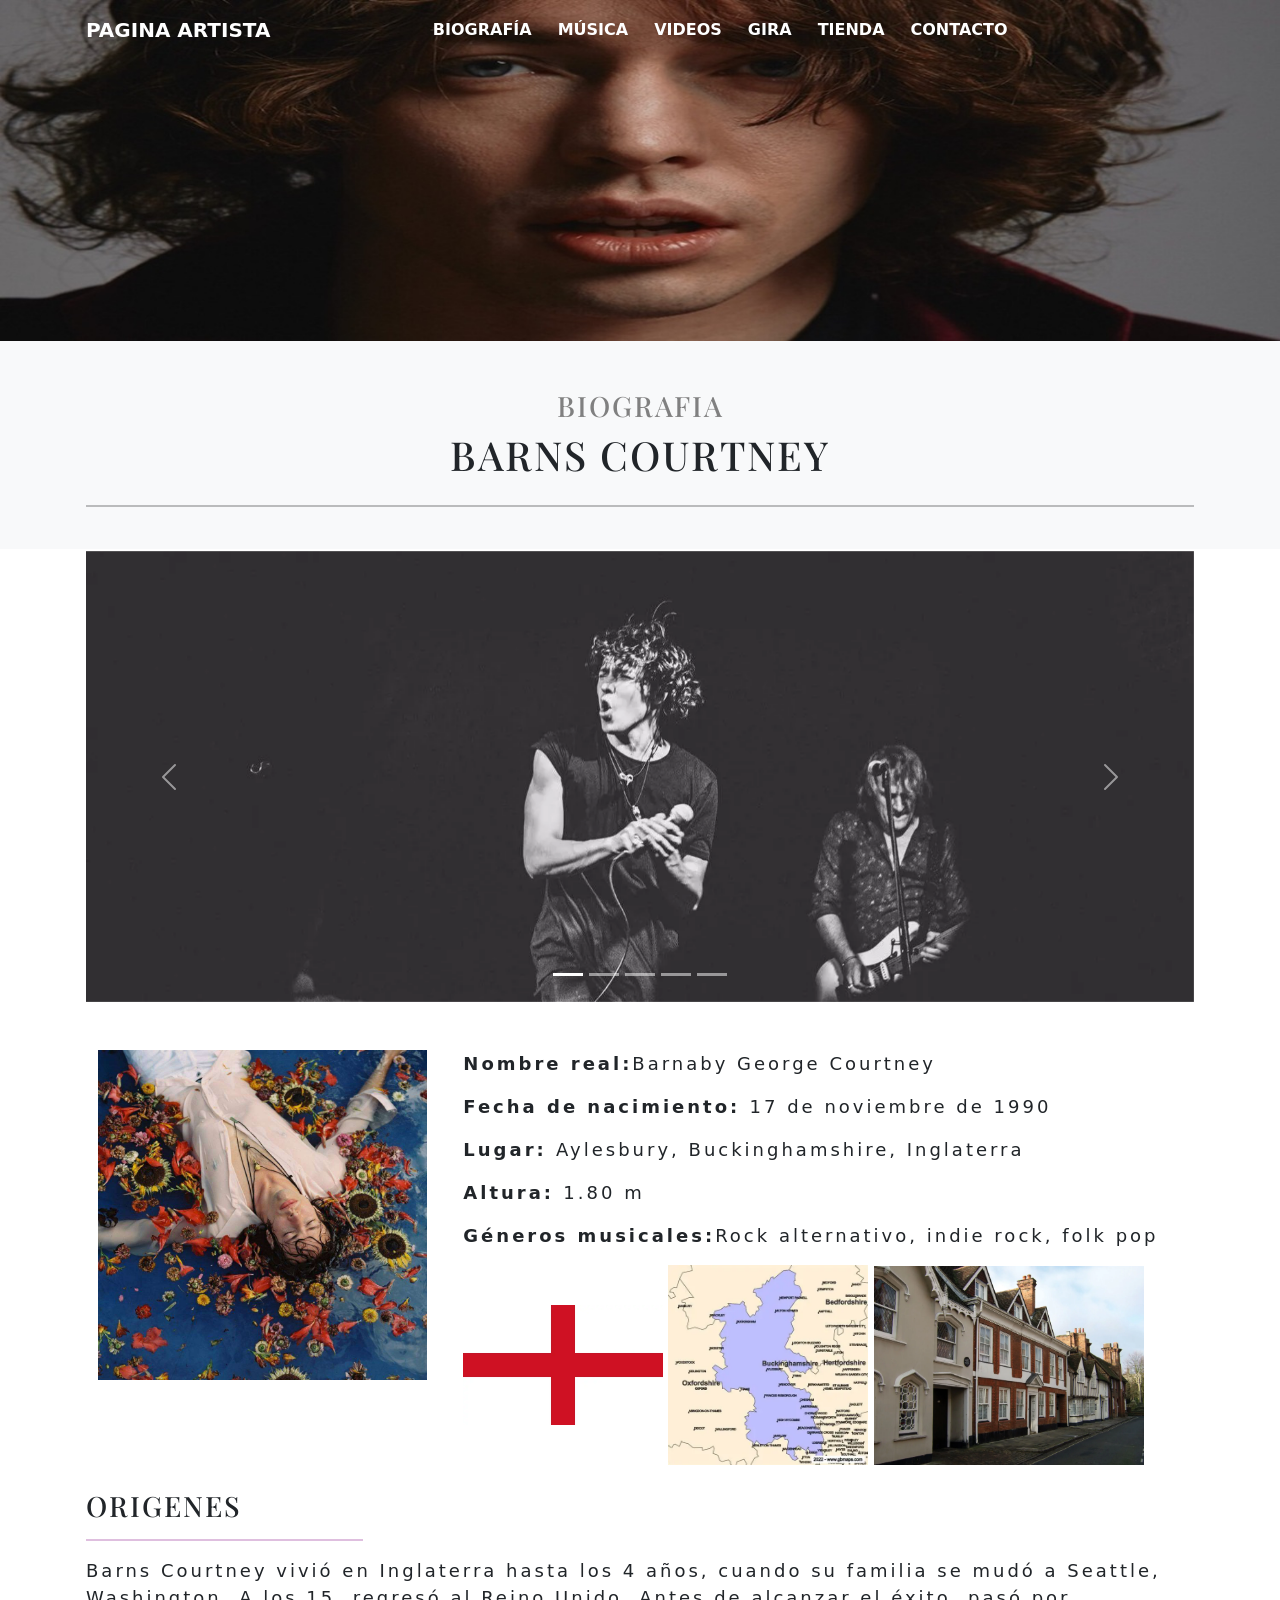
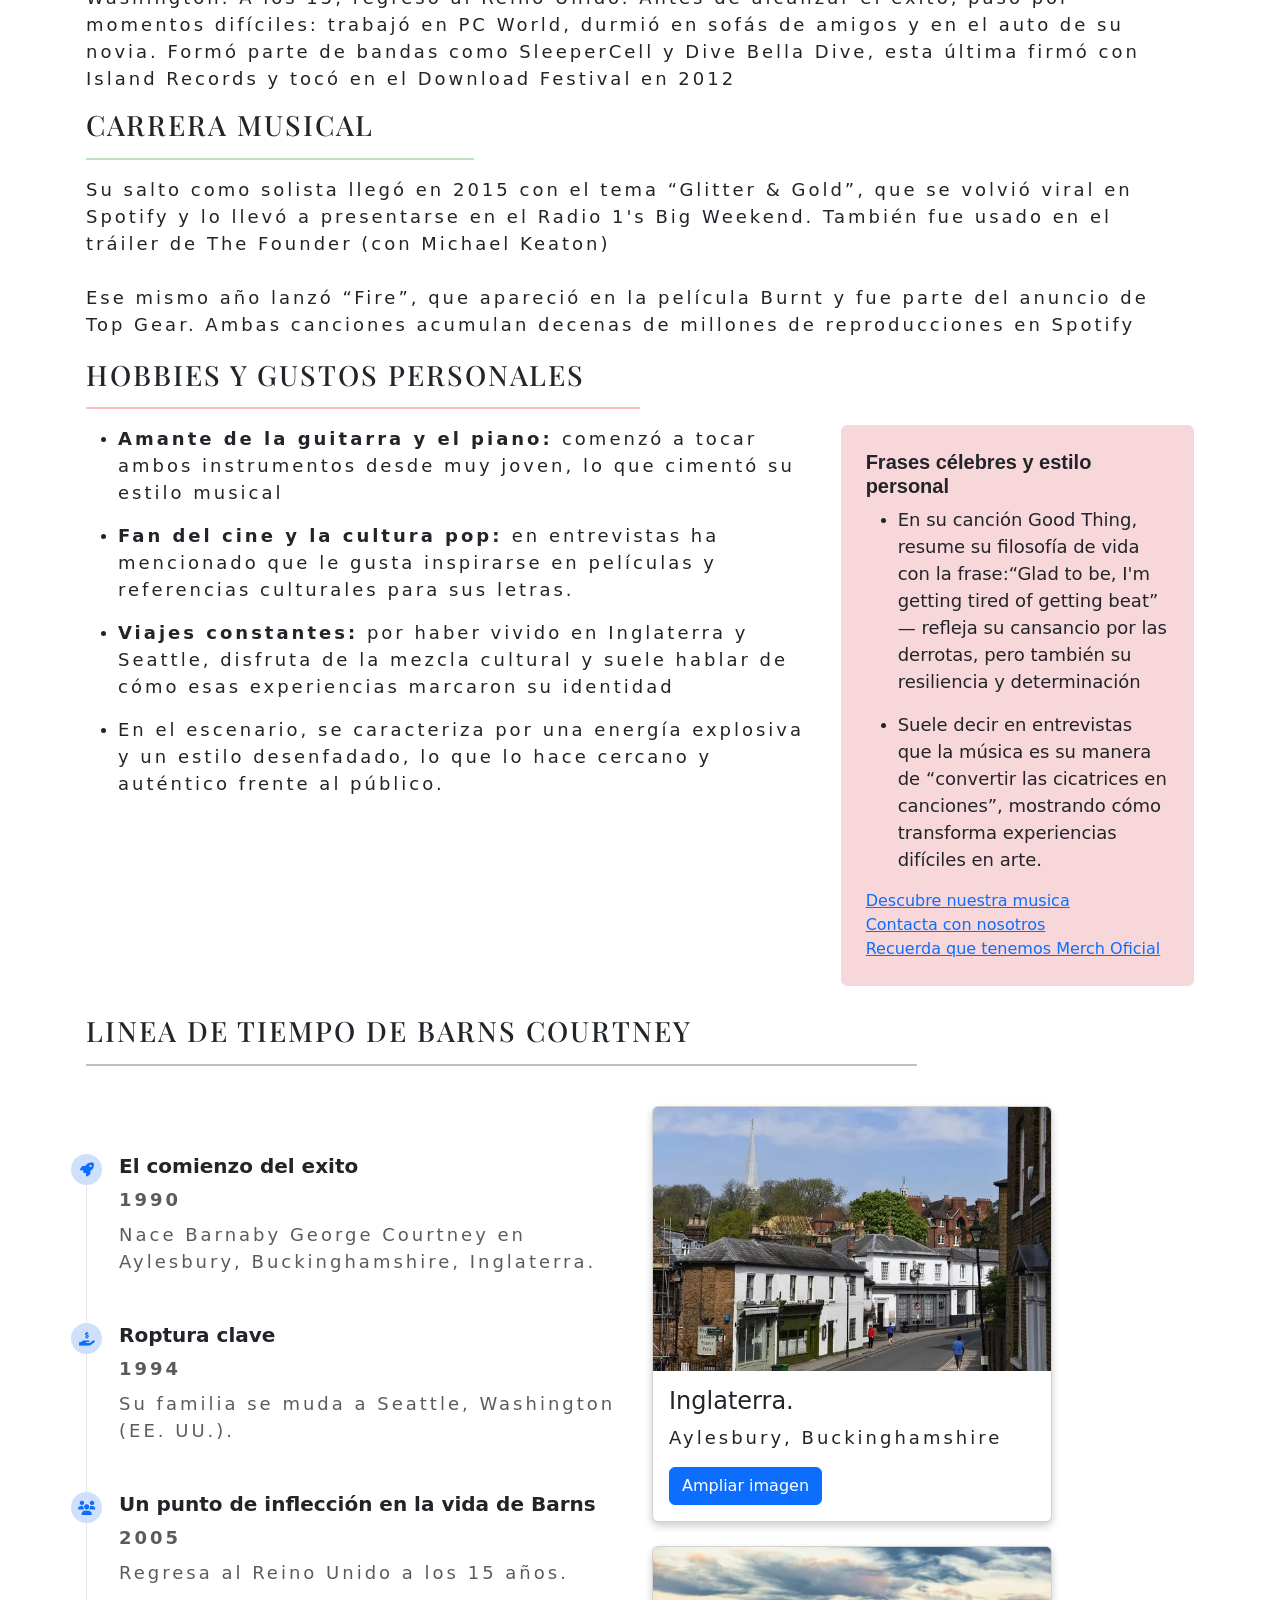
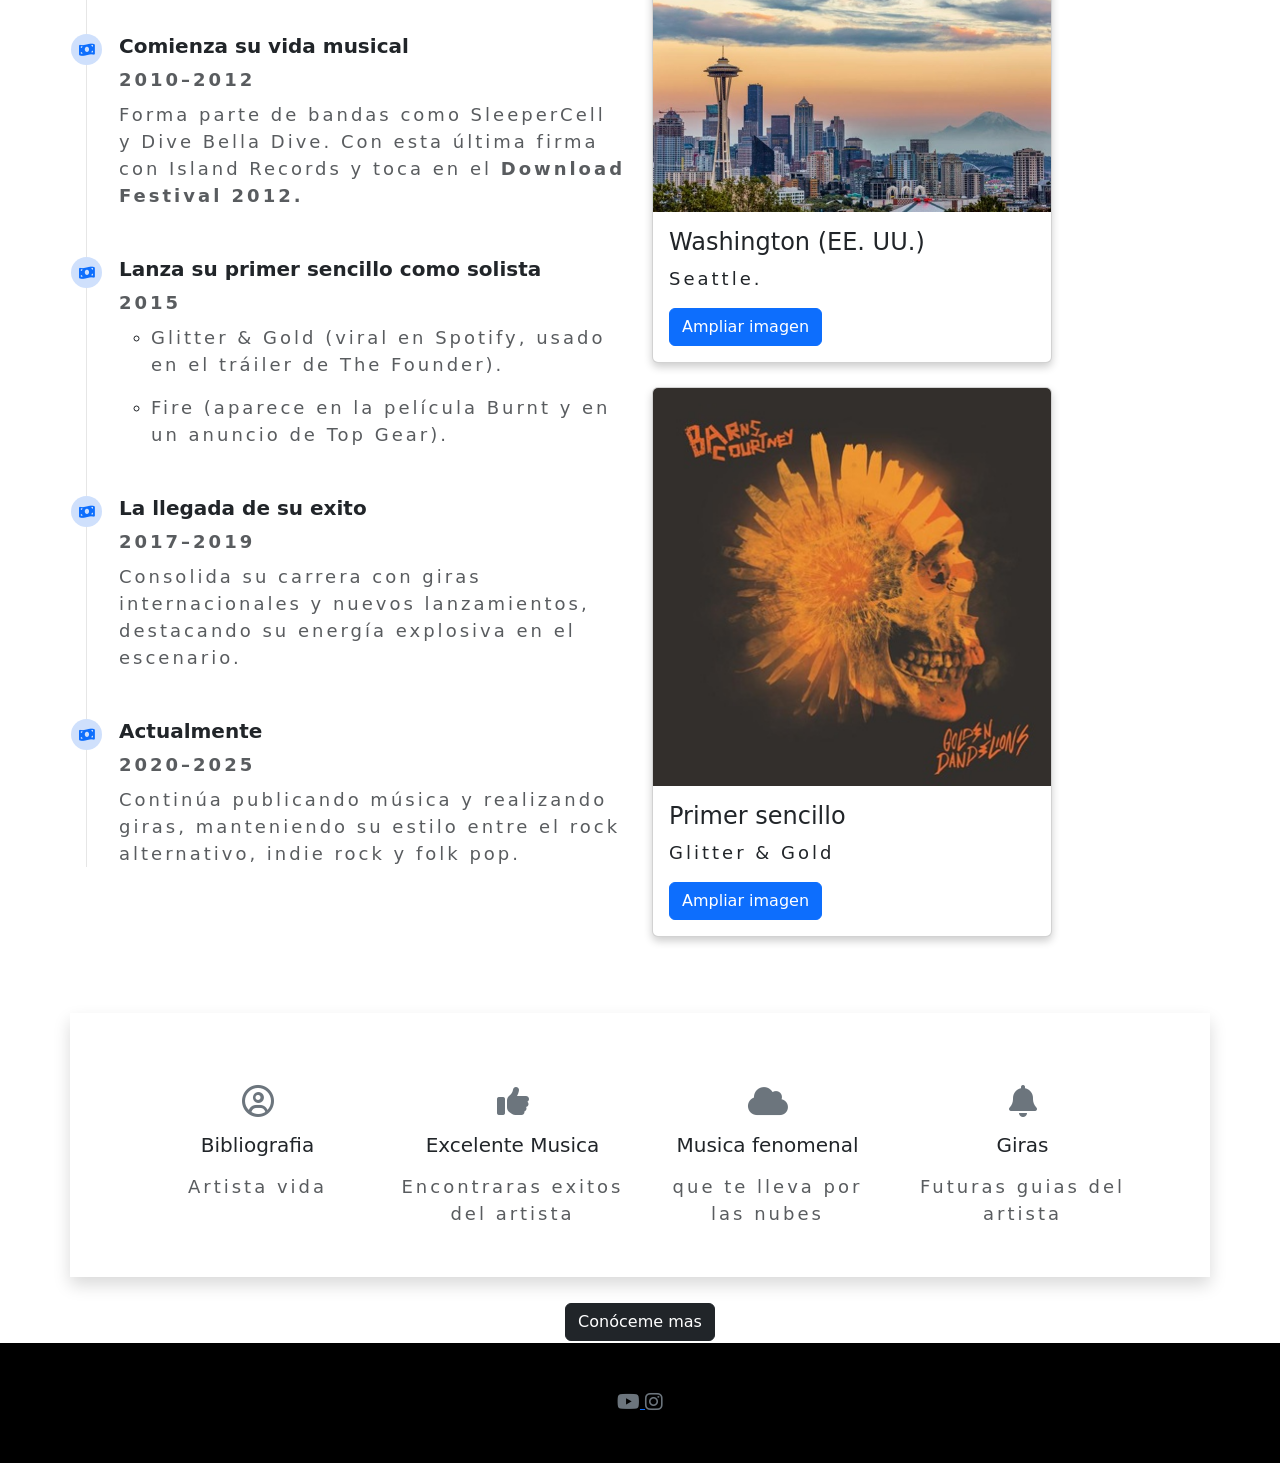
<file: index.html>
<!DOCTYPE html>
<html lang="en">
<head>
    <meta charset="UTF-8">
    <meta name="viewport" content="width=device-width, initial-scale=1.0">
    <link href="https://cdn.jsdelivr.net/npm/bootstrap@5.3.8/dist/css/bootstrap.min.css" rel="stylesheet" integrity="sha384-sRIl4kxILFvY47J16cr9ZwB07vP4J8+LH7qKQnuqkuIAvNWLzeN8tE5YBujZqJLB" crossorigin="anonymous">
    <link rel="stylesheet" href="https://cdnjs.cloudflare.com/ajax/libs/font-awesome/6.4.0/css/all.min.css">
    <link href="https://fonts.googleapis.com/css2?family=Playfair+Display:wght@600;700&display=swap" rel="stylesheet">
    <link rel="stylesheet"href="https://cdnjs.cloudflare.com/ajax/libs/animate.css/4.1.1/animate.min.css"/>
    <link rel="stylesheet" href="css copy/style.css">
    <link rel="icon" href="img/logo.ico">
    <title>BARNS COURTNEY</title>
    <header id="top">
    <nav class="navbar navbar-expand-sm navbar-dark fixed-top navbar-transparent container-fluid">

  <div class="container">
    <!-- Marca -->
    <a class="navbar-brand" href="#top"><strong>Pagina Artista</strong></a>

    <!-- Botón hamburguesa -->
    <button class="navbar-toggler" type="button" 
      data-bs-toggle="collapse" data-bs-target="#navbarSupportedContent"
      aria-controls="navbarSupportedContent" aria-expanded="false" 
      aria-label="Toggle navigation">
      <span class="navbar-toggler-icon"></span>
    </button>

    <!-- Menú colapsable -->
    <div class="collapse navbar-collapse" id="navbarSupportedContent">
      <ul class="navbar-nav mx-auto">
        <li class="nav-item active">
          <a class="nav-link" href="index.html">Biografía</a>
        </li>
        <li class="nav-item"><a class="nav-link" href="musica.html">Música</a></li>
        <li class="nav-item"><a class="nav-link" href="videos.html">Videos</a></li>
        <li class="nav-item"><a class="nav-link" href="gira.html">Gira</a></li>
        <li class="nav-item"><a class="nav-link" href="tienda.html">Tienda</a></li>
        <li class="nav-item"><a class="nav-link" href="contacto.html">Contacto</a></li>
      </ul>
      <div class="d-flex">
        <a class="nav-link" href="https://facebook.com" target="_blank">
          <i class="bi bi-facebook"></i>
        </a>
        <a class="nav-link" href="https://instagram.com" target="_blank">
          <i class="bi bi-instagram"></i>
        </a>
        <a class="nav-link" href="https://tiktok.com" target="_blank">
          <i class="bi bi-tiktok"></i>
        </a>
      </div>
    </div>
  </div>
</nav>
<img src="img/slider-barrr-banner}.jpg" width="1478px" height="600" alt="banner barns" class="img-fluid">


</header>
</head>
<body>
    <div style="background-color: #f8f9fa;">
        <BR></BR>
        <h3 class="text-center" style="color: gray;">Biografia</h3>
        <h1 class="text-center">BARNS COURTNEY</h1>
        <div class="container">
            <hr style="border: 1px solid; color: black;">
            <br>
        </div>
    </div>
    <div class="container">
    
        <!-- Slider -->
    <div  id="carousel-1" class="carousel slide carousel-fade" data-bs-ride="carousel">
    
    <!-- Indicadores -->
    <div class="carousel-indicators">
        <button type="button" data-bs-target="#carousel-1" data-bs-slide-to="0" class="active" aria-current="true" aria-label="Slide 1"></button>
        <button type="button" data-bs-target="#carousel-1" data-bs-slide-to="1" aria-label="Slide 2"></button>
        <button type="button" data-bs-target="#carousel-1" data-bs-slide-to="2" aria-label="Slide 3"></button>
        <button type="button" data-bs-target="#carousel-1" data-bs-slide-to="3" aria-label="Slide 4"></button>
        <button type="button" data-bs-target="#carousel-1" data-bs-slide-to="4" aria-label="Slide 5"></button>
    </div>

    <!-- Imágenes -->
    <div class="carousel-inner">
        <div class="carousel-item active">
        <img class="d-block w-100" src="img/slider-concierto.png" alt="sLIDER1">
        </div>
        <div class="carousel-item">
        <img class="d-block w-100" src="img/slider-harddd.jpg" alt="videojuego helldivers">
        </div>
        <div class="carousel-item">
        <img class="d-block w-100" src="img/slider-3.png"s alt="videojuego nomansSky">
        </div>
        <div class="carousel-item">
        <img class="d-block w-100" src="img/slider-4.png" alt="videojuego nomansSky">
        </div>
        <div class="carousel-item">
        <img class="d-block w-100" src="img/slider-5.jpg" alt="videojuego nomansSky">
        </div>
    </div>

    <!--Controladores-->
    <button class="carousel-control-prev" type="button" data-bs-target="#carousel-1" data-bs-slide="prev">
    <span class="carousel-control-prev-icon" aria-hidden="true"></span>
    <span class="visually-hidden">Anterior</span>
    </button>
    <button class="carousel-control-next" type="button" data-bs-target="#carousel-1" data-bs-slide="next">
    <span class="carousel-control-next-icon" aria-hidden="true"></span>
    <span class="visually-hidden">Siguiente</span>
    </button>
    </div>
    <br><br>
        <div class="row">

        <div class="col-md-4">
            <img src="img/barns-body.jpg" alt="Barns flores y fondo azul" style="max-width: 400px;" class="img-fluid container-fluid wow animate__animated animate__pulse">
        </div>
        <div class="col-md-8">
            <p><strong>Nombre real:</strong>Barnaby George Courtney</p>
            <p><strong>Fecha de nacimiento: </strong>17 de noviembre de 1990</p>
            <p><strong>Lugar: </strong>Aylesbury, Buckinghamshire, Inglaterra</p>
            <p><strong>Altura: </strong>1.80 m</p>
            <p><strong>Géneros musicales:</strong>Rock alternativo, indie rock, folk pop</p>
            <img src="img/barns-flag.webp" alt="Imagen de bandera" style="max-width: 200px;" class="img-fluid wow animate__animated animate__pulse">
            <img src="img/barns-map.webp" alt="imagen de mapa" style="max-width: 200px;" class="img-fluid wow animate__animated animate__pulse">
            <img src="img/barns-entorno.webp" alt="imagen de casas" style="max-width: 270px;" class="img-fluid wow animate__animated animate__pulse">
        </div>
        </div>
        <br>
    <h3 class="wow animate__animated animate__backInLeft">Origenes</h3>
    <hr style="border: 1px solid; color: purple; width: 25%;" class="wow animate__animated animate__backInLeft">
        <p class="justify-text">Barns Courtney vivió en Inglaterra hasta los 4 años, cuando su familia se mudó a Seattle,
            Washington. A los 15, regresó al Reino Unido. Antes de alcanzar el éxito, pasó por momentos difíciles: trabajó
            en PC World, durmió en sofás de amigos y en el auto de su novia.
            Formó parte de bandas como SleeperCell y Dive Bella Dive, esta última firmó con Island Records y tocó en el
            Download Festival en 2012</p>
    
    <h3 class="wow animate__animated animate__backInLeft">Carrera musical</h3>
    <hr style="border: 1px solid; color: green; width: 35%;" class="wow animate__animated animate__backInLeft">
        <p class="justify-text"> Su salto como solista llegó en 2015 con el tema “Glitter & Gold”, 
            que se volvió viral en Spotify y lo llevó a presentarse en el Radio 1's Big Weekend. También
            fue usado en el tráiler de The Founder (con Michael Keaton)
        <br><br>
        Ese mismo año lanzó “Fire”, que apareció en la película Burnt y fue parte del anuncio de Top Gear.
        Ambas canciones acumulan decenas de millones de reproducciones en Spotify
        </p>
    </div>
    <div class="container">
        <h3>Hobbies y gustos personales</h3>
        <hr style="border: 1px solid; color: red; width: 50%;" >
        <div class="row">
        <div class="col-md-8">
        <ul>
            <li>
                <p class="justify-text"> <strong>Amante de la guitarra y el piano: </strong> comenzó a tocar ambos instrumentos desde muy joven,
            lo que cimentó su estilo musical</p>
            </li>
            <li>
                <p class="justify-text"> <strong>Fan del cine y la cultura pop:  </strong>en entrevistas ha
                    mencionado que le gusta inspirarse en películas y referencias culturales para sus letras.</p>
            </li>
            <li>
                <p class="justify-text"> <strong>Viajes constantes:</strong> por haber vivido en Inglaterra y Seattle,
                     disfruta de la mezcla cultural y suele hablar de cómo esas experiencias marcaron su identidad</p>
            </li>
            <li>
                <p class="justify-text"> En el escenario, se caracteriza por una energía explosiva y un estilo desenfadado,
                    lo que lo hace cercano y auténtico frente al público. </p>
            </li>
        </ul>
        </div>

        <div class="col-md-4">
            <aside class="bg-danger-subtle p-4 border rounded">
                    <h5 style="font-family: 'Bebas Neue', sans-serif;"><strong>Frases célebres y estilo personal</strong></h5>
                    <ul>
                        <li>
                            <p style="letter-spacing: 0px"> En su canción Good Thing, resume su filosofía de vida con la frase:“Glad to be, I'm getting tired of getting beat” — 
                                refleja su cansancio por las derrotas, pero también su resiliencia y determinación</p>
                        </li>
                        <li>
                            <p style="letter-spacing: 0px">Suele decir en entrevistas que la música es su manera de “convertir las cicatrices en canciones”, mostrando cómo
                                transforma experiencias difíciles en arte.</p>
                        </li>
                    </ul>
                    <a href="musica.html#bio-tab">Descubre nuestra musica</a>
                    <br>
                    <a href="contacto.html#bio-tab">Contacta con nosotros</a>
                    <br>
                    <a href="tienda.html#bio-tab">Recuerda que tenemos Merch Oficial</a>
                </aside>
                <br>
        </div>
        </div>
    </div>

    <div class="container">
        <h3>Linea de tiempo de barns Courtney</h3>
        <hr style="border: 1px solid; color: black; width: 75%;">
        <br>
        <!-- Section: Timeline -->
    <div class="row">
    <div class="col-sm-6">
    
        <section class="py-5">
        <ul class="timeline-with-icons">
            <li class="timeline-item mb-5">
            <span class="timeline-icon">
                <i class="fas fa-rocket text-primary fa-sm fa-fw"></i>
            </span>

            <h5 class="fw-bold">El comienzo del exito</h5>
            <p class="text-muted mb-2 fw-bold">1990</p>
            <p class="text-muted">
                Nace Barnaby George Courtney en Aylesbury, Buckinghamshire, Inglaterra.
            </p>
            </li>

            <li class="timeline-item mb-5">

            <span class="timeline-icon">
                <i class="fas fa-hand-holding-usd text-primary fa-sm fa-fw"></i>
            </span>
            <h5 class="fw-bold">Roptura clave</h5>
            <p class="text-muted mb-2 fw-bold">1994</p>
            <p class="text-muted">
                Su familia se muda a Seattle, Washington (EE. UU.).
            </p>
            </li>

            <li class="timeline-item mb-5">

            <span class="timeline-icon">
                <i class="fas fa-users text-primary fa-sm fa-fw"></i>
            </span>
            <h5 class="fw-bold">Un punto de inflección en la vida de Barns</h5>
            <p class="text-muted mb-2 fw-bold">2005</p>
            <p class="text-muted">
                Regresa al Reino Unido a los 15 años.
            </p>
            </li>

            <li class="timeline-item mb-5">

            <span class="timeline-icon">
                <i class="fas fa-money-bill-wave text-primary fa-sm fa-fw"></i>
            </span>
            <h5 class="fw-bold">Comienza su vida musical</h5>
            <p class="text-muted mb-2 fw-bold">2010–2012</p>
            <p class="text-muted">
                Forma parte de bandas como SleeperCell y Dive Bella Dive.
                Con esta última firma con Island Records y toca en el <strong> Download Festival 2012.</strong>
            </p>
            </li>
            <li class="timeline-item mb-5">

            <span class="timeline-icon">
                <i class="fas fa-money-bill-wave text-primary fa-sm fa-fw"></i>
            </span>
            <h5 class="fw-bold">Lanza su primer sencillo como solista</h5>
            <p class="text-muted mb-2 fw-bold">2015 </p>
            <ul>
                <li>
                    <p class="text-muted">Glitter & Gold (viral en Spotify, usado en el tráiler de The Founder).</p>
                </li>
                <li>
                    <p class="text-muted">Fire (aparece en la película Burnt y en un anuncio de Top Gear).</p>
                </li>
            </ul>
            </li>

            <li class="timeline-item mb-5">

            <span class="timeline-icon">
                <i class="fas fa-money-bill-wave text-primary fa-sm fa-fw"></i>
            </span>
            <h5 class="fw-bold">La llegada de su exito</h5>
            <p class="text-muted mb-2 fw-bold">2017–2019</p>
            <p class="text-muted">
                Consolida su carrera con giras internacionales y nuevos lanzamientos, destacando su energía explosiva en el escenario.
            </p>
            </li>

            <li class="timeline-item mb-5">

            <span class="timeline-icon">
                <i class="fas fa-money-bill-wave text-primary fa-sm fa-fw"></i>
            </span>
            <h5 class="fw-bold">Actualmente</h5>
            <p class="text-muted mb-2 fw-bold">2020–2025 </p>
            <p class="text-muted">
                Continúa publicando música y realizando giras, manteniendo su estilo entre el rock alternativo, indie rock y folk pop.
            </p>
            </li>
        </ul>
        </section>
     </div>

     <div class="col-sm-6">
        <div class="card" style="width:400px">
        <img class="card-img-top img-fluid wow animate__animated animate__fadeInRight" src="img/card-1.webp" alt="Card image">
        <div class="card-body">
            <h4 class="card-title">Inglaterra.</h4>
            <p class="card-text">Aylesbury, Buckinghamshire</p>
                <!-- Button trigger modal -->
                <button type="button" class="btn btn-primary wow animate__animated animate__tada" data-bs-toggle="modal" data-bs-target="#exampleModal">
                Ampliar imagen
                </button>

                <!-- Modal -->
                <div class="modal fade" id="exampleModal" tabindex="-1" aria-labelledby="exampleModalLabel" aria-hidden="true">
                <div class="modal-dialog modal-lg">
                    <div class="modal-content">
                    <div class="modal-header">
                        <h5 class="modal-title" id="exampleModalLabel">Aylesbury, Buckinghamshire, Inglaterra.</h5>
                        <button type="button" class="btn-close" data-bs-dismiss="modal" aria-label="Close"></button>
                    </div>
                    <div class="modal-body d-flex justify-content-center">
                        <img src="img/card-1.webp" alt="imagen casas en modal" class="img-fluid ">
                    </div>
                    <div class="modal-footer">
                        <button type="button" class="btn btn-secondary" data-bs-dismiss="modal">Close</button>
                    </div>
                    </div>
                </div>
                </div>
        </div>
        </div>

        <br>

        <div class="card" style="width:400px">
        <img class="card-img-top img-fluid wow animate__animated animate__fadeInRight" src="img/card-2.jpg" alt="Card image">
        <div class="card-body">
            <h4 class="card-title">Washington (EE. UU.)</h4>
            <p class="card-text">Seattle.</p>
            <!-- Button trigger modal -->
                <button type="button" class="btn btn-primary wow animate__animated animate__tada" data-bs-toggle="modal" data-bs-target="#modalEU">
                Ampliar imagen
                </button>

                <!-- Modal 2-->
                <div class="modal fade" id="modalEU" tabindex="-1" aria-labelledby="modalEU" aria-hidden="true">
                <div class="modal-dialog modal-lg">
                    <div class="modal-content">
                    <div class="modal-header">
                        <h5 class="modal-title" id="modalEU">Seattle,Washington (EE. UU.)</h5>
                        <button type="button" class="btn-close" data-bs-dismiss="modal" aria-label="Close"></button>
                    </div>
                    <div class="modal-body d-flex justify-content-center">
                        <img src="img/card-2.jpg" alt="imagen casas en modal" class="img-fluid">
                    </div>
                    <div class="modal-footer">
                        <button type="button" class="btn btn-secondary" data-bs-dismiss="modal">Close</button>
                    </div>
                    </div>
                </div>
                </div>
        </div>
        </div>
        <br>
        <div class="card" style="width:400px">
        <img class="card-img-top img-fluid wow animate__animated animate__fadeInRight" src="img/card-3.jpg" alt="Card image">
        <div class="card-body">
            <h4 class="card-title">Primer sencillo</h4>
            <p class="card-text">Glitter & Gold</p>
            <!-- Button trigger modal -->
                <button type="button" class="btn btn-primary wow animate__animated animate__tada" data-bs-toggle="modal" data-bs-target="#modalAlbum">
                Ampliar imagen
                </button>

                <!-- Modal 3-->
                <div class="modal fade" id="modalAlbum" tabindex="-1" aria-labelledby="modalAlbum" aria-hidden="true">
                <div class="modal-dialog modal-lg">
                    <div class="modal-content">
                    <div class="modal-header">
                        <h5 class="modal-title" id="modalEU">Seattle,Washington (EE. UU.)</h5>
                        <button type="button" class="btn-close" data-bs-dismiss="modal" aria-label="Close"></button>
                    </div>
                    <div class="modal-body d-flex justify-content-center">
                        <img src="img/card-3.jpg" alt="imagen casas en modal" class="img-fluid">
                    </div>
                    <div class="modal-footer">
                        <button type="button" class="btn btn-secondary" data-bs-dismiss="modal">Close</button>
                        <button type="button" class="btn btn-secondary" ><a class="nav-link" href="musica.html">Ir al sencillo</a></button>
                    </div>
                    </div>
                </div>
                </div>
        </div>
        </div>
     </div>
    </div>     
<!-- Section: Timeline -->
    </div>
    <!--Seccion de noticia-->
    <div class="container mt-5 pt-5 px-5 shadow">
        <section class="text-center text-bg-grey p-4 rounded">
            <div class="row justify-content-center">
    
            <div class="col-lg-3 col-md-6 mb-4">
                <i class="fa-regular fa-circle-user fa-2x text-secondary mb-3" id="top"></i>
            <h5 class="fw-normal mb-3">Bibliografia</h5>
                <p class="text-muted mb-0">Artista vida</p>
            </div>
    
            <div class="col-lg-3 col-md-6 mb-4">
                <a href="musica.html"><i class="fa-solid fa-thumbs-up fa-2x text-secondary mb-3"></i></a>
            <h5 class="fw-normal mb-3">Excelente Musica</h5>
                <p class="text-muted mb-0">Encontraras exitos del artista </p>
            </div>

            <div class="col-lg-3 col-md-6 mb-4">
                <a href="videos.html"><i class="fa-solid fa-cloud fa-2x text-secondary mb-3"></i></a>
            <h5 class="fw-normal mb-3">Musica fenomenal</h5>
                <p class="text-muted mb-0">que te lleva por las nubes</p>
            </div>
    
            <div class="col-lg-3 col-md-6 mb-4">
                <a href="gira.html"><i class="fa-solid fa-bell fa-2x text-secondary mb-3"></i></a>
            <h5 class="fw-normal mb-3">Giras</h5>
                <p class="text-muted mb-0">Futuras guias del artista</p>
            </div>
        </div>
        </section>
</div>
        <div class="container text-center">
            <button onclick="location.href='contacto.html'" class="btn btn-dark mt-4">Conóceme mas</button>
        </div>
</body>
<footer class="bg-black text-white text-center">
                <div>
                    <div class="col-md-12 py-5">
                        <div class="margin-5 flex-center">
                            <a href="https://www.youtube.com/@rels9" class="fb-ic">
                                <i  class="fa-brands fa-youtube fa-lg text-secondary"></i>
                            </a>
                            <a href="https://www.instagram.com/p/DCzlUdRNr-U/" class="li-ic">
                                <i class="fa-brands fa-instagram fa-lg  text-secondary"></i>
                            </a>
                        </div>
                    </div>
                </div>
</footer>

    <script>
    window.addEventListener("scroll", function () {
        const nav = document.querySelector(".navbar");
        nav.classList.toggle("navbar-scrolled", window.scrollY > 100);
    });
    </script>
    <script src="https://cdnjs.cloudflare.com/ajax/libs/wow/1.1.2/wow.min.js"></script>
    <script>
    new WOW().init();
    </script>


    <script src="https://cdn.jsdelivr.net/npm/bootstrap@5.3.8/dist/js/bootstrap.bundle.min.js" integrity="sha384-FKyoEForCGlyvwx9Hj09JcYn3nv7wiPVlz7YYwJrWVcXK/BmnVDxM+D2scQbITxI" crossorigin="anonymous"></script>
</html>
</file>
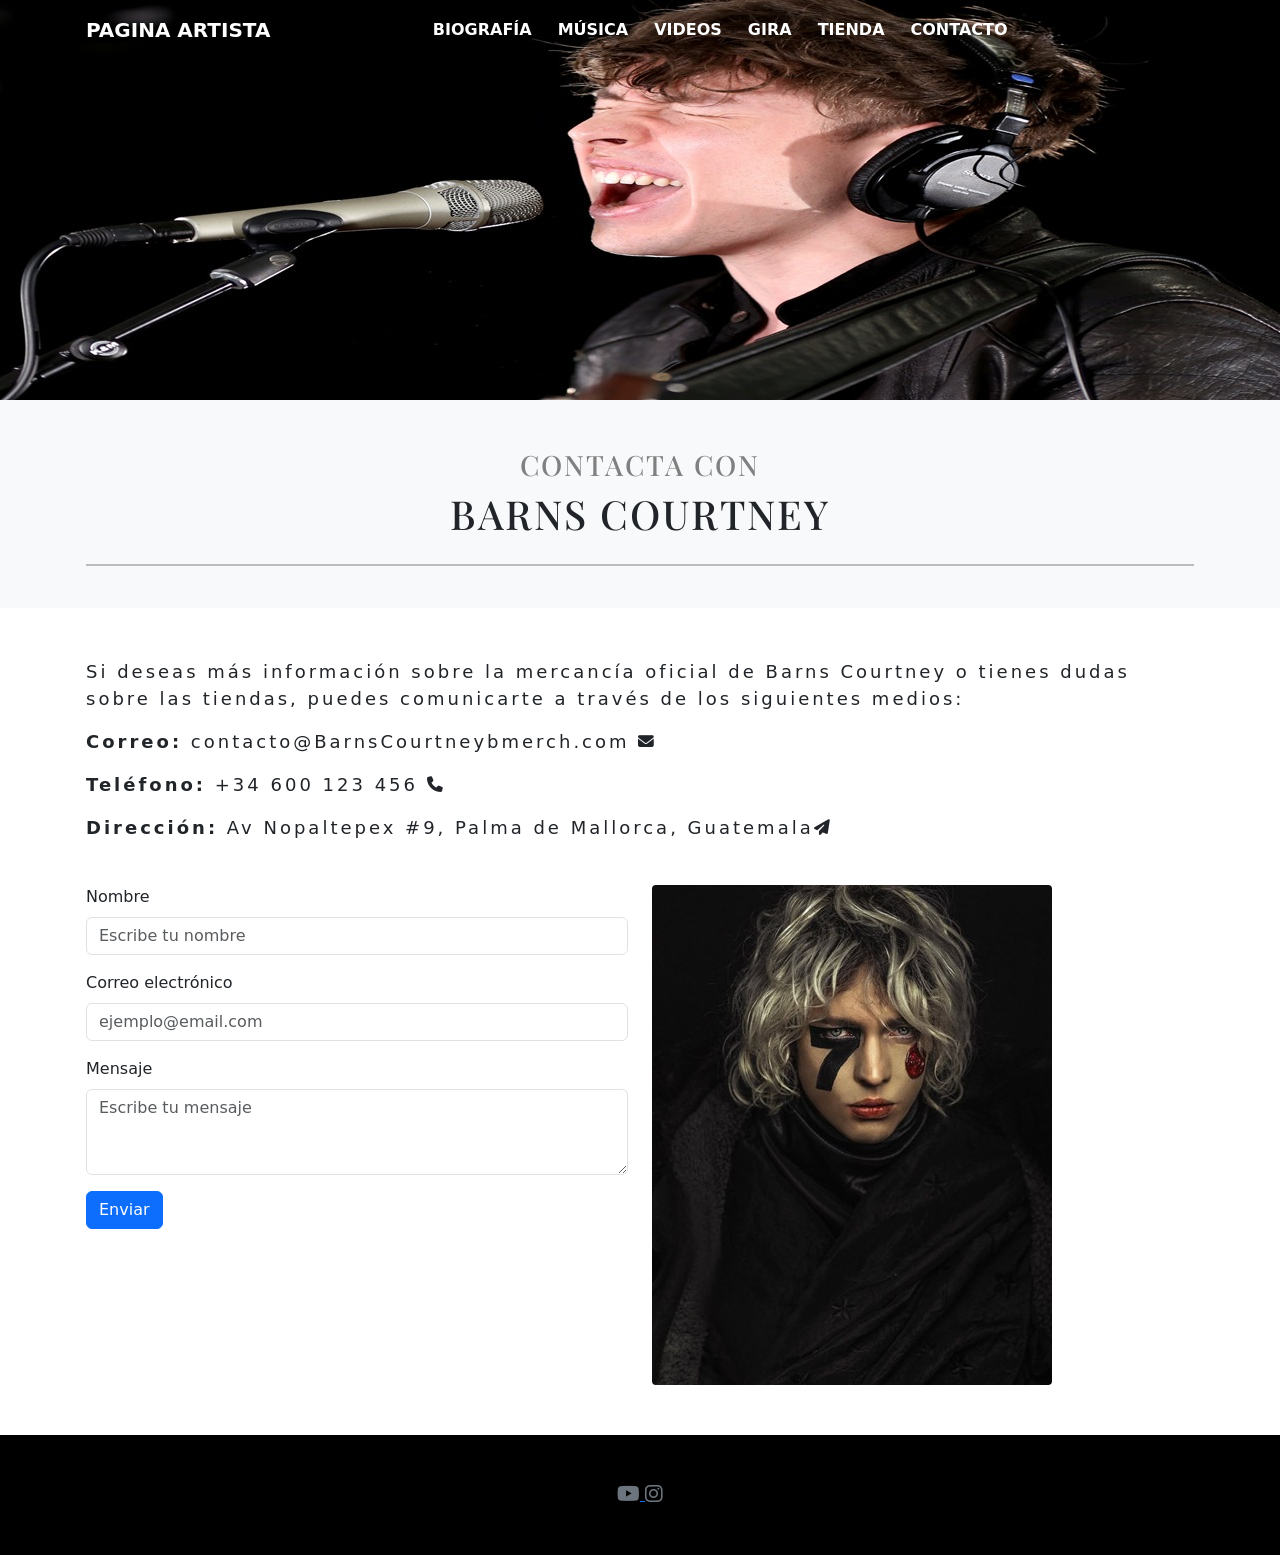
<file: contacto.html>
<!DOCTYPE html>
<html lang="es-mx">
<head>
    <meta charset="UTF-8">
    <meta name="viewport" content="width=device-width, initial-scale=1.0">
    <link href="https://cdn.jsdelivr.net/npm/bootstrap@5.3.8/dist/css/bootstrap.min.css" rel="stylesheet" integrity="sha384-sRIl4kxILFvY47J16cr9ZwB07vP4J8+LH7qKQnuqkuIAvNWLzeN8tE5YBujZqJLB" crossorigin="anonymous">
    <link rel="stylesheet" href="https://cdnjs.cloudflare.com/ajax/libs/font-awesome/6.4.0/css/all.min.css">
    <link href="https://fonts.googleapis.com/css2?family=Playfair+Display:wght@600;700&display=swap" rel="stylesheet">
    <link rel="stylesheet"href="https://cdnjs.cloudflare.com/ajax/libs/animate.css/4.1.1/animate.min.css"/>
    <link rel="stylesheet" href="css copy/style.css">
    <link rel="icon" href="img/logo.ico">
    <title>Pagina1</title>
    <header>
        <nav class="navbar navbar-expand-sm navbar-dark fixed-top navbar-transparent container-fluid">

  <div class="container">
    <!-- Marca -->
    <a class="navbar-brand" href="#top"><strong>Pagina Artista</strong></a>

    <!-- Botón hamburguesa -->
    <button class="navbar-toggler" type="button" 
      data-bs-toggle="collapse" data-bs-target="#navbarSupportedContent"
      aria-controls="navbarSupportedContent" aria-expanded="false" 
      aria-label="Toggle navigation">
      <span class="navbar-toggler-icon"></span>
    </button>

    <!-- Menú colapsable -->
    <div class="collapse navbar-collapse" id="navbarSupportedContent">
      <ul class="navbar-nav mx-auto">
        <li class="nav-item active">
          <a class="nav-link" href="index.html">Biografía</a>
        </li>
        <li class="nav-item"><a class="nav-link" href="musica.html">Música</a></li>
        <li class="nav-item"><a class="nav-link" href="videos.html">Videos</a></li>
        <li class="nav-item"><a class="nav-link" href="gira.html">Gira</a></li>
        <li class="nav-item"><a class="nav-link" href="tienda.html">Tienda</a></li>
        <li class="nav-item"><a class="nav-link" href="contacto.html">Contacto</a></li>
      </ul>
      <div class="d-flex">
        <a class="nav-link" href="https://facebook.com" target="_blank">
          <i class="bi bi-facebook"></i>
        </a>
        <a class="nav-link" href="https://instagram.com" target="_blank">
          <i class="bi bi-instagram"></i>
        </a>
        <a class="nav-link" href="https://tiktok.com" target="_blank">
          <i class="bi bi-tiktok"></i>
        </a>
      </div>
    </div>
  </div>
</nav>
    
    </header>
</head>
<body>
    <img src="img/barns-contacto-banner.jpg" alt="">
    <div style="background-color: #f8f9fa;">
        <BR></BR>
        <h3 class="text-center" style="color: gray;">Contacta con</h3>
        <h1 class="text-center">BARNS COURTNEY</h1>
        <div class="container">
            <hr style="border: 1px solid; color: black;">
            <br>
        </div>
    </div>
<!-- Sección de Contacto -->
<div class="container mt-5">
    <p>Si deseas más información sobre la mercancía oficial de Barns Courtney o tienes dudas sobre las tiendas, puedes comunicarte a través de los siguientes medios:</p>
    
    <p><strong>Correo:</strong> contacto@BarnsCourtneybmerch.com <i class="fa-solid fa-envelope fa-sm"></i></p>
    <p><strong>Teléfono:</strong> +34 600 123 456 <i class="fa-solid fa-phone fa-sm"></i></p>
    <p><strong>Dirección:</strong> Av Nopaltepex #9, Palma de Mallorca, Guatemala<i class="fa-solid fa-paper-plane fa-sm"></i></p>
</div>

    
    <br>
    <!-- Formulario de Contacto -->

    <div class="container">
        <div class="row">
        <div class="col-sm-6">
            <form>
                <div class="mb-3">
                    <label for="nombre" class="form-label">Nombre</label>
                    <input type="text" class="form-control" id="nombre" placeholder="Escribe tu nombre">
                </div>
                <div class="mb-3">
                    <label for="email" class="form-label">Correo electrónico</label>
                    <input type="email" class="form-control" id="email" placeholder="ejemplo@email.com">
                </div>
                <div class="mb-3">
                    <label for="mensaje" class="form-label">Mensaje</label>
                    <textarea class="form-control" id="mensaje" rows="3" placeholder="Escribe tu mensaje"></textarea>
                </div>
                <button type="submit" class="btn btn-primary">Enviar</button>
            </form>
        </div>
        <div class="col-sm-6">
            <img src="img/barns-contacto-perfil.jpg" alt="Perfil barns " style="border-radius: 4px;">
        </div>
        </div>

</div>
<br><br>


    
<footer class="bg-black text-white text-center">
                <div>
                    <div class="col-md-12 py-5">
                        <div class="margin-5 flex-center">
                            <a href="https://www.youtube.com/@rels9" class="fb-ic">
                                <i  class="fa-brands fa-youtube fa-lg text-secondary"></i>
                            </a>
                            <a href="https://www.instagram.com/p/DCzlUdRNr-U/" class="li-ic">
                                <i class="fa-brands fa-instagram fa-lg  text-secondary"></i>
                            </a>
                        </div>
                    </div>
                </div>
</footer>
    <script>
    window.addEventListener("scroll", function () {
        const nav = document.querySelector(".navbar");
        nav.classList.toggle("navbar-scrolled", window.scrollY > 100);
    });
    </script>
    <script src="https://cdnjs.cloudflare.com/ajax/libs/wow/1.1.2/wow.min.js"></script>
    <script>
    new WOW().init();
    </script>
    <script src="https://cdn.jsdelivr.net/npm/bootstrap@5.3.8/dist/js/bootstrap.bundle.min.js" integrity="sha384-FKyoEForCGlyvwx9Hj09JcYn3nv7wiPVlz7YYwJrWVcXK/BmnVDxM+D2scQbITxI" crossorigin="anonymous"></script>
</body>

</html>
</file>
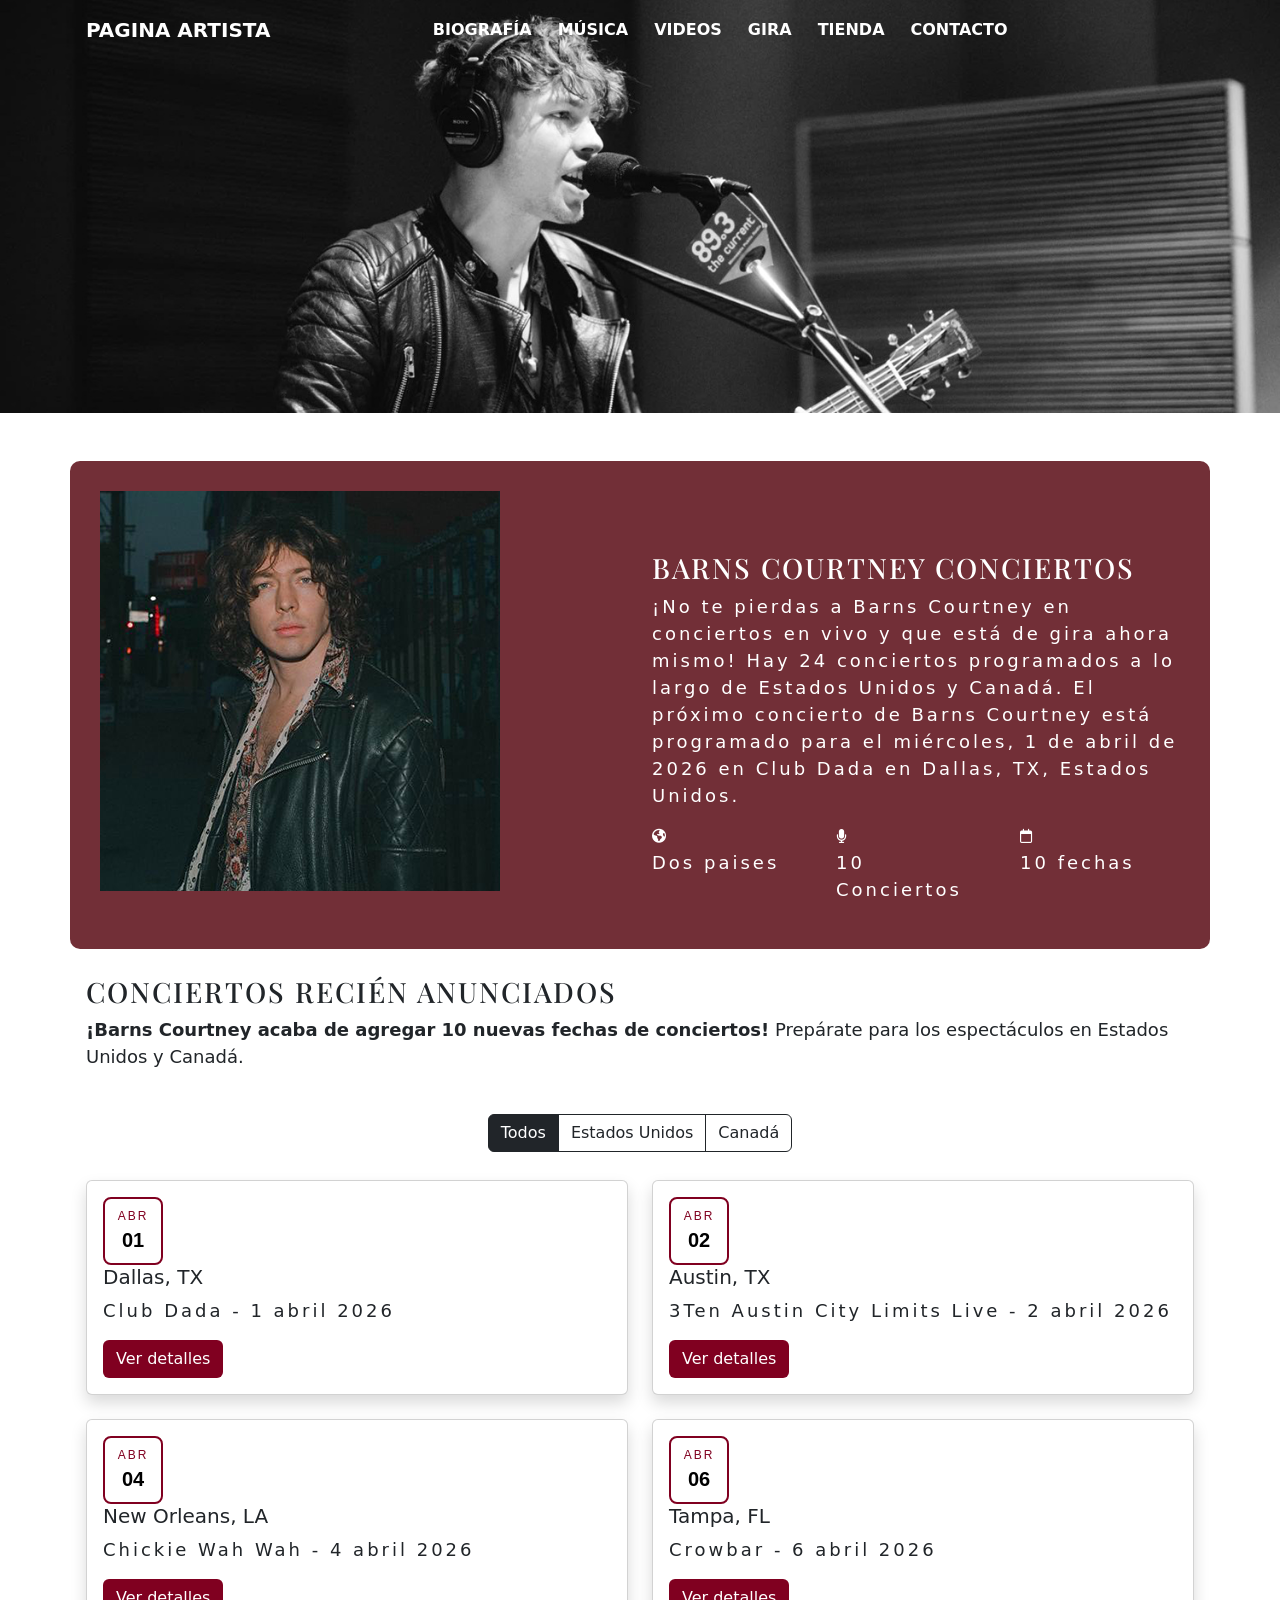
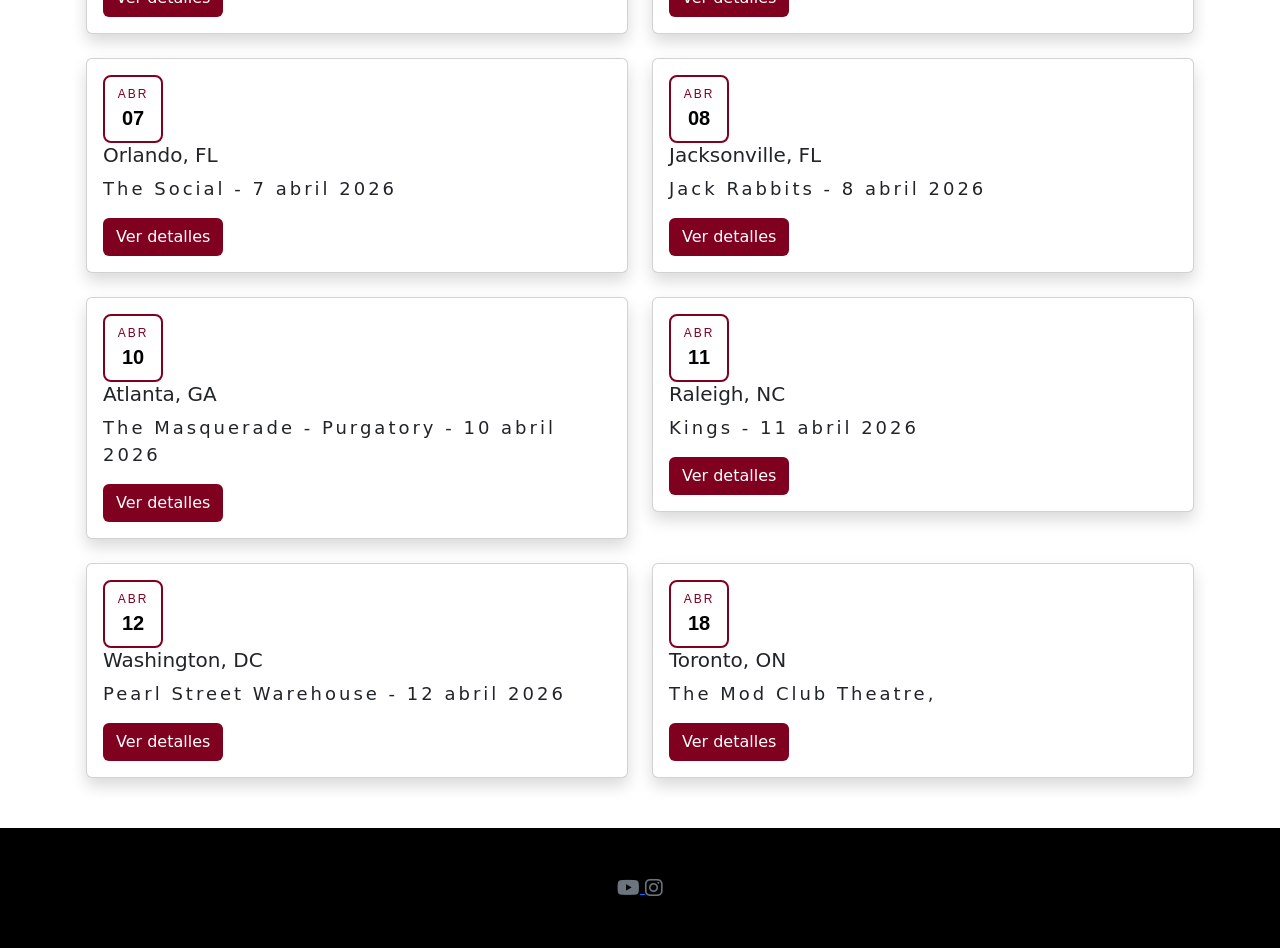
<file: gira.html>
<!DOCTYPE html>
<html lang="en">
<head>
    <meta charset="UTF-8">
    <meta name="viewport" content="width=device-width, initial-scale=1.0">
    <link href="https://cdn.jsdelivr.net/npm/bootstrap@5.3.8/dist/css/bootstrap.min.css" rel="stylesheet" integrity="sha384-sRIl4kxILFvY47J16cr9ZwB07vP4J8+LH7qKQnuqkuIAvNWLzeN8tE5YBujZqJLB" crossorigin="anonymous">
    <link rel="stylesheet" href="https://cdnjs.cloudflare.com/ajax/libs/font-awesome/6.4.0/css/all.min.css">
    <link href="https://fonts.googleapis.com/css2?family=Playfair+Display:wght@600;700&display=swap" rel="stylesheet">
    <link rel="stylesheet"href="https://cdnjs.cloudflare.com/ajax/libs/animate.css/4.1.1/animate.min.css"/>
    <link rel="stylesheet" href="css copy/style.css">
    <link rel="icon" href="img/logo.ico">
    <title>GIRA</title>
    <header>
        <nav class="navbar navbar-expand-sm navbar-dark fixed-top navbar-transparent container-fluid">

        <div class="container">
            <!-- Marca -->
            <a class="navbar-brand" href="#top"><strong>Pagina Artista</strong></a>

            <!-- Botón hamburguesa -->
            <button class="navbar-toggler" type="button" 
            data-bs-toggle="collapse" data-bs-target="#navbarSupportedContent"
            aria-controls="navbarSupportedContent" aria-expanded="false" 
            aria-label="Toggle navigation">
            <span class="navbar-toggler-icon"></span>
            </button>

            <!-- Menú colapsable -->
            <div class="collapse navbar-collapse" id="navbarSupportedContent">
            <ul class="navbar-nav mx-auto">
                <li class="nav-item active">
                <a class="nav-link" href="index.html">Biografía</a>
                </li>
                <li class="nav-item"><a class="nav-link" href="musica.html">Música</a></li>
                <li class="nav-item"><a class="nav-link" href="videos.html">Videos</a></li>
                <li class="nav-item"><a class="nav-link" href="gira.html">Gira</a></li>
                <li class="nav-item"><a class="nav-link" href="tienda.html">Tienda</a></li>
                <li class="nav-item"><a class="nav-link" href="contacto.html">Contacto</a></li>
            </ul>

            <!-- Redes sociales al estilo Benda -->
            <div class="d-flex">
                <a class="nav-link" href="https://facebook.com" target="_blank">
                <i class="bi bi-facebook"></i>
                </a>
                <a class="nav-link" href="https://instagram.com" target="_blank">
                <i class="bi bi-instagram"></i>
                </a>
                <a class="nav-link" href="https://tiktok.com" target="_blank">
                <i class="bi bi-tiktok"></i>
                </a>
            </div>
            </div>
        </div>
        </nav> 
        <img src="img/barns-banner-4.jpg"class="img-fluid" alt="Banner barns">
    </header>
    </head>
    <body>
    <br><br>
    <div class="container" style="padding: 30px; background-color: #722F37; border-radius: 10px;">
        <div class="row">
            <div class="col-sm-6" >
                <img src="img/gira-perfil.png" alt="Perfil de barns courtney " style="text-align: center;">
            </div>
            <div class="col-sm-6" style="color: white;" >
                <h3 style="padding-top: 60px;">Barns Courtney Conciertos</h3>
                <p>¡No te pierdas a Barns Courtney en conciertos en vivo y que está de gira ahora mismo!
                    Hay 24 conciertos programados a lo largo de Estados Unidos y Canadá. El próximo
                    concierto de Barns Courtney está programado para el miércoles, 1 de abril de 2026
                    en Club Dada en Dallas, TX, Estados Unidos.</p>
                    <div class="row">
                    <div class="col-sm-4">
                        <i class="fa-solid fa-earth-americas fa-sm"></i> <p>Dos paises</p>
                    </div>
                    <div class="col-sm-4">
                        <i class="fa-solid fa-microphone fa-sm"></i> <p>10 Conciertos</p>
                    </div>
                    <div class="col-sm-4">
                        <i class="fa-regular fa-calendar fa-sm"></i> <p>10 fechas</p>
                    </div>
                    </div>
            </div>
        </div>
    </div>
    <br>
    <div class="container">
        <h3>Conciertos recién anunciados</h3>
        <p style="letter-spacing: 0px"><strong>¡Barns Courtney acaba de agregar 10 nuevas fechas de conciertos!</strong> Prepárate para los espectáculos en Estados Unidos y Canadá.</p>
    </div>

        <div class="container my-4 text-center">
    <!-- Botones de filtro -->
    <div class="btn-group" role="group" aria-label="Filtros de conciertos">
        <button type="button" class="btn btn-outline-dark active" onclick="filterEvents('all')">Todos</button>
        <button type="button" class="btn btn-outline-dark" onclick="filterEvents('usa')">Estados Unidos</button>
        <button type="button" class="btn btn-outline-dark" onclick="filterEvents('canada')">Canadá</button>
    </div>
    </div>

    <!-- Lista de conciertos -->
    <div class="container my-4">
    <div class="row">
        <!-- Ejemplo USA -->
        <div class="col-sm-6 mb-4 event usa">
                <div class="card shadow">
                    <div class="card-body">
                        <div class="date-box text-center"> <span class="month">ABR</span> <span class="day">01</span> </div>
                    <h5 class="card-title">Dallas, TX</h5>
                    <p class="card-text">Club Dada - 1 abril 2026</p>
                    <button class="btn wow animate__animated animate__tada" style="background-color:#800020; color:white;" data-bs-toggle="modal" data-bs-target="#modalDallas">
                        Ver detalles
                    </button>
                    </div>
                </div>
                </div>

                <div class="col-sm-6 mb-4 event usa"> <div class="card shadow"> <div class="card-body"> <div class="date-box text-center"> <span class="month">ABR</span> <span class="day">02</span> </div> <h5 class="card-title">Austin, TX</h5> <p class="card-text">3Ten Austin City Limits Live - 2 abril 2026</p> <button class="btn wow animate__animated animate__tada" style="background-color:#800020; color:white;" data-bs-toggle="modal" data-bs-target="#modalAustin"> Ver detalles </button> </div> </div> </div> <div class="col-sm-6 mb-4 event usa"> <div class="card shadow"> <div class="card-body"> <div class="date-box text-center"> <span class="month">ABR</span> <span class="day">04</span> </div> <h5 class="card-title">New Orleans, LA</h5> <p class="card-text">Chickie Wah Wah - 4 abril 2026</p> <button class="btn wow animate__animated animate__tada" style="background-color:#800020; color:white;" data-bs-toggle="modal" data-bs-target="#modalNewOrleans"> Ver detalles </button> </div> </div> </div> <div class="col-sm-6 mb-4 event usa"> <div class="card shadow"> <div class="card-body"> <div class="date-box text-center"> <span class="month">ABR</span> <span class="day">06</span> </div> <h5 class="card-title">Tampa, FL</h5> <p class="card-text">Crowbar - 6 abril 2026</p> <button class="btn wow animate__animated animate__tada" style="background-color:#800020; color:white;" data-bs-toggle="modal" data-bs-target="#modalTampa"> Ver detalles </button> </div> </div> </div> <div class="col-sm-6 mb-4 event usa"> <div class="card shadow"> <div class="card-body"> <div class="date-box text-center"> <span class="month">ABR</span> <span class="day">07</span> </div> <h5 class="card-title">Orlando, FL</h5> <p class="card-text">The Social - 7 abril 2026</p> <button class="btn wow animate__animated animate__tada" style="background-color:#800020; color:white;" data-bs-toggle="modal" data-bs-target="#modalOrlando"> Ver detalles </button> </div> </div> </div> <div class="col-sm-6 mb-4 event usa"> <div class="card shadow"> <div class="card-body"> <div class="date-box text-center"> <span class="month">ABR</span> <span class="day">08</span> </div> <h5 class="card-title">Jacksonville, FL</h5> <p class="card-text">Jack Rabbits - 8 abril 2026</p> <button class="btn wow animate__animated animate__tada" style="background-color:#800020; color:white;" data-bs-toggle="modal" data-bs-target="#modalJacksonville"> Ver detalles </button> </div> </div> </div> <div class="col-sm-6 mb-4 event usa"> <div class="card shadow"> <div class="card-body"> <div class="date-box text-center"> <span class="month">ABR</span> <span class="day">10</span> </div> <h5 class="card-title">Atlanta, GA</h5> <p class="card-text">The Masquerade - Purgatory - 10 abril 2026</p> <button class="btn  wow animate__animated animate__tada" style="background-color:#800020; color:white;" data-bs-toggle="modal" data-bs-target="#modalAtlanta"> Ver detalles </button> </div> </div> </div> <div class="col-sm-6 mb-4 event usa"> <div class="card shadow"> <div class="card-body"> <div class="date-box text-center"> <span class="month">ABR</span> <span class="day">11</span> </div> <h5 class="card-title">Raleigh, NC</h5> <p class="card-text">Kings - 11 abril 2026</p> <button class="btn wow animate__animated animate__tada" style="background-color:#800020; color:white;" data-bs-toggle="modal" data-bs-target="#modalRaleigh"> Ver detalles </button> </div> </div> </div> <div class="col-sm-6 mb-4 event usa"> <div class="card shadow"> <div class="card-body"> <div class="date-box text-center"> <span class="month">ABR</span> <span class="day">12</span> </div> <h5 class="card-title">Washington, DC</h5> <p class="card-text">Pearl Street Warehouse - 12 abril 2026</p> <button class="btn wow animate__animated animate__tada" style="background-color:#800020; color:white;" data-bs-toggle="modal" data-bs-target="#modalWashington"> Ver detalles </button> </div> </div> </div>

        <!-- Ejemplo Canadá -->
        <div class="col-sm-6 mb-4 event canada">
                <div class="card shadow">
                    <div class="card-body">
                        <div class="date-box text-center"> <span class="month">ABR</span> <span class="day">18</span> </div>
                    <h5 class="card-title">Toronto, ON</h5>
                    <p class="card-text">The Mod Club Theatre,</p>
                    <button class="btn wow animate__animated animate__tada" style="background-color:#800020; color:white;" data-bs-toggle="modal" data-bs-target="#modalToronto">
                        Ver detalles
                    </button>
                    </div>
                </div>
                </div>
    </div>
    </div>

    <div class="modal fade" id="modalDallas" tabindex="-1" aria-labelledby="modalDallasLabel" aria-hidden="true">
    <div class="modal-dialog modal-dialog-centered">
        <div class="modal-content">
        <div class="modal-header" style="background-color:#800020; color:white;">
            <h5 class="modal-title" id="modalDallasLabel">Dallas, TX - Club Dada</h5>
            <button type="button" class="btn-close" data-bs-dismiss="modal" aria-label="Cerrar"></button>
        </div>
        <div class="modal-body">
            <p><strong>Fecha:</strong> 1 abril 2026</p>
            <p><strong>Dirección:</strong> 2720 Elm St, Dallas, TX</p>
            <p><strong>Puertas:</strong> 7:00 PM</p>
            <p><strong>Show:</strong> 8:00 PM</p>
            <p><strong>Boletos:</strong> <a href="https://www.ticketmaster.ca/search?q=barns%20courtney" target="_blank">Comprar aquí</a></p>
            <a href="https://www.google.com/maps/place/Dallas,+Texas,+EE.+UU./@32.8180721,-97.0617489,10z/data=!3m1!4b1!4m6!3m5!1s0x864c19f77b45974b:0xb9ec9ba4f647678f!8m2!3d32.7766642!4d-96.7969879!16zL20vMGYycnE?authuser=2&entry=ttu&g_ep=EgoyMDI2MDExMy4wIKXMDSoKLDEwMDc5MjA3M0gBUAM%3D" target="_blank">Ver en Google Maps</a>

        </div>
        </div>
    </div>
    </div>

    <div class="modal fade" id="modalToronto" tabindex="-1" aria-labelledby="modalTorontoLabel" aria-hidden="true">
    <div class="modal-dialog modal-dialog-centered">
        <div class="modal-content">
        <div class="modal-header" style="background-color:#800020; color:white;">
            <h5 class="modal-title" id="modalTorontoLabel">Toronto, ON - The Axis Club Theatre</h5>
            <button type="button" class="btn-close" data-bs-dismiss="modal" aria-label="Cerrar"></button>
        </div>
        <div class="modal-body">
            <p><strong>Fecha:</strong> 18 abril 2026</p>
            <p><strong>Dirección:</strong> 722 College St, Toronto, ON M6G 1C4, Canadá</p>
            <p><strong>Teléfono:</strong> +1 416-532-5600</p>
            <p><strong>Zona:</strong> Little Italy</p>
            <p><strong>Puertas:</strong> 7:00 PM</p>
            <p><strong>Show:</strong> 8:00 PM</p>
            <p><strong>Boletos:</strong> <a href="https://www.ticketmaster.ca/search?q=barns%20courtney" target="_blank">Comprar aquí</a></p>
            <p><a href="https://maps.app.goo.gl/xac9RDnqYUeoggAc7" target="_blank">Ver en Google Maps</a></p>
        </div>
        </div>
    </div>
    </div>


    <div class="modal fade" id="modalAustin" tabindex="-1" aria-labelledby="modalAustinLabel" aria-hidden="true">
    <div class="modal-dialog modal-dialog-centered">
        <div class="modal-content">
        <div class="modal-header" style="background-color:#800020; color:white;">
            <h5 class="modal-title" id="modalAustinLabel">Austin, TX - 3Ten Austin City Limits Live</h5>
            <button type="button" class="btn-close" data-bs-dismiss="modal" aria-label="Cerrar"></button>
        </div>
        <div class="modal-body">
            <p><strong>Fecha:</strong> 2 abril 2026</p>
            <p><strong>Dirección:</strong> 310 Willie Nelson Blvd, Austin, TX 78701</p>
            <p><strong>Teléfono:</strong> +1 512-404-1300</p>
            <p><strong>Zona:</strong> Downtown Austin</p>
            <p><strong>Puertas:</strong> 7:00 PM</p>
            <p><strong>Show:</strong> 8:00 PM</p>
            <p><strong>Boletos:</strong> <a href="https://www.ticketmaster.ca/search?q=barns%20courtney" target="_blank">Comprar aquí</a></p>
            <p><a href="https://maps.app.goo.gl/ZY5aZhPpKFQmSxb56" target="_blank">Ver en Google Maps</a></p>
        </div>
        </div>
    </div>
    </div>

    <div class="modal fade" id="modalNewOrleans" tabindex="-1" aria-labelledby="modalNewOrleansLabel" aria-hidden="true">
    <div class="modal-dialog modal-dialog-centered">
        <div class="modal-content">
        <div class="modal-header" style="background-color:#800020; color:white;">
            <h5 class="modal-title" id="modalNewOrleansLabel">New Orleans, LA - Chickie Wah Wah</h5>
            <button type="button" class="btn-close" data-bs-dismiss="modal" aria-label="Cerrar"></button>
        </div>
        <div class="modal-body">
            <p><strong>Fecha:</strong> 4 abril 2026</p>
            <p><strong>Dirección:</strong> 2828 Canal St, New Orleans, LA 70119</p>
            <p><strong>Teléfono:</strong> +1 504-304-4714</p>
            <p><strong>Zona:</strong> Mid-City</p>
            <p><strong>Puertas:</strong> 7:00 PM</p>
            <p><strong>Show:</strong> 8:00 PM</p>
            <p><strong>Boletos:</strong> <a href="https://www.ticketmaster.ca/search?q=barns%20courtney" target="_blank">Comprar aquí</a></p>
            <p><a href="https://maps.app.goo.gl/zhZbmtduidYbg42A6" target="_blank">Ver en Google Maps</a></p>
        </div>
        </div>
    </div>
    </div>

    <div class="modal fade" id="modalTampa" tabindex="-1" aria-labelledby="modalTampaLabel" aria-hidden="true">
    <div class="modal-dialog modal-dialog-centered">
        <div class="modal-content">
        <div class="modal-header" style="background-color:#800020; color:white;">
            <h5 class="modal-title" id="modalTampaLabel">Tampa, FL - Crowbar</h5>
            <button type="button" class="btn-close" data-bs-dismiss="modal" aria-label="Cerrar"></button>
        </div>
        <div class="modal-body">
            <p><strong>Fecha:</strong> 6 abril 2026</p>
            <p><strong>Dirección:</strong> 1812 N 17th St, Tampa, FL 33605</p>
            <p><strong>Teléfono:</strong> +1 813-241-8600</p>
            <p><strong>Zona:</strong> Ybor City</p>
            <p><strong>Puertas:</strong> 7:00 PM</p>
            <p><strong>Show:</strong> 8:00 PM</p>
            <p><strong>Boletos:</strong> <a href="https://www.ticketmaster.ca/search?q=barns%20courtney" target="_blank">Comprar aquí</a></p>
            <p><a href="https://maps.app.goo.gl/AeX2NStNK5WTbs6C6" target="_blank">Ver en Google Maps</a></p>
        </div>
        </div>
    </div>
    </div>
    
    <div class="modal fade" id="modalOrlando" tabindex="-1" aria-labelledby="modalOrlandoLabel" aria-hidden="true">
    <div class="modal-dialog modal-dialog-centered">
        <div class="modal-content">
        <div class="modal-header" style="background-color:#800020; color:white;">
            <h5 class="modal-title" id="modalOrlandoLabel">Orlando, FL - The Social</h5>
            <button type="button" class="btn-close" data-bs-dismiss="modal" aria-label="Cerrar"></button>
        </div>
        <div class="modal-body">
            <p><strong>Fecha:</strong> 7 abril 2026</p>
            <p><strong>Dirección:</strong> 54 N Orange Ave, Orlando, FL 32801</p>
            <p><strong>Teléfono:</strong> +1 407-246-1419</p>
            <p><strong>Zona:</strong> Downtown Orlando</p>
            <p><strong>Puertas:</strong> 7:00 PM</p>
            <p><strong>Show:</strong> 8:00 PM</p>
            <p><strong>Boletos:</strong> <a href="https://www.ticketmaster.ca/search?q=barns%20courtney" target="_blank">Comprar aquí</a></p>
            <p><a href="https://maps.app.goo.gl/mqKcf3mpHVMynLSS7" target="_blank">Ver en Google Maps</a></p>
        </div>
        </div>
    </div>
    </div>

    <div class="modal fade" id="modalJacksonville" tabindex="-1" aria-labelledby="modalJacksonvilleLabel" aria-hidden="true">
    <div class="modal-dialog modal-dialog-centered">
        <div class="modal-content">
        <div class="modal-header" style="background-color:#800020; color:white;">
            <h5 class="modal-title" id="modalJacksonvilleLabel">Jacksonville, FL - Jack Rabbits</h5>
            <button type="button" class="btn-close" data-bs-dismiss="modal" aria-label="Cerrar"></button>
        </div>
        <div class="modal-body">
            <p><strong>Fecha:</strong> 8 abril 2026</p>
            <p><strong>Dirección:</strong> 1528 Hendricks Ave, Jacksonville, FL 32207</p>
            <p><strong>Teléfono:</strong> +1 904-398-7496</p>
            <p><strong>Zona:</strong> San Marco</p>
            <p><strong>Puertas:</strong> 7:00 PM</p>
            <p><strong>Show:</strong> 8:00 PM</p>
            <p><strong>Boletos:</strong> <a href="https://www.ticketmaster.ca/search?q=barns%20courtney" target="_blank">Comprar aquí</a></p>
            <p><a href="https://maps.app.goo.gl/JLZB4JNsafs76yVy6" target="_blank">Ver en Google Maps</a></p>
        </div>
        </div>
    </div>
    </div>

    <div class="modal fade" id="modalAtlanta" tabindex="-1" aria-labelledby="modalAtlantaLabel" aria-hidden="true">
    <div class="modal-dialog modal-dialog-centered">
        <div class="modal-content">
        <div class="modal-header" style="background-color:#800020; color:white;">
            <h5 class="modal-title" id="modalAtlantaLabel">Atlanta, GA - The Masquerade (Purgatory)</h5>
            <button type="button" class="btn-close" data-bs-dismiss="modal" aria-label="Cerrar"></button>
        </div>
        <div class="modal-body">
            <p><strong>Fecha:</strong> 10 abril 2026</p>
            <p><strong>Dirección:</strong> 50 Lower Alabama St, Atlanta, GA 30303</p>
            <p><strong>Teléfono:</strong> +1 404-577-8178</p>
            <p><strong>Zona:</strong> Underground Atlanta</p>
            <p><strong>Puertas:</strong> 7:00 PM</p>
            <p><strong>Show:</strong> 8:00 PM</p>
            <p><strong>Boletos:</strong> <a href="https://www.ticketmaster.ca/search?q=barns%20courtney" target="_blank">Comprar aquí</a></p>
            <p><a href="https://maps.app.goo.gl/8KhJCazxPUrNETdL7" target="_blank">Ver en Google Maps</a></p>
        </div>
        </div>
    </div>
    </div>

    <div class="modal fade" id="modalRaleigh" tabindex="-1" aria-labelledby="modalRaleighLabel" aria-hidden="true">
    <div class="modal-dialog modal-dialog-centered">
        <div class="modal-content">
        <div class="modal-header" style="background-color:#800020; color:white;">
            <h5 class="modal-title" id="modalRaleighLabel">Raleigh, NC - Kings</h5>
            <button type="button" class="btn-close" data-bs-dismiss="modal" aria-label="Cerrar"></button>
        </div>
        <div class="modal-body">
            <p><strong>Fecha:</strong> 11 abril 2026</p>
            <p><strong>Dirección:</strong> 14 W Martin St, Raleigh, NC 27601</p>
            <p><strong>Teléfono:</strong> +1 919-833-1099</p>
            <p><strong>Zona:</strong> Downtown Raleigh</p>
            <p><strong>Puertas:</strong> 7:00 PM</p>
            <p><strong>Show:</strong> 8:00 PM</p>
            <p><strong>Boletos:</strong> <a href="https://www.ticketmaster.ca/search?q=barns%20courtney" target="_blank">Comprar aquí</a></p>
            <p><a href="https://maps.app.goo.gl/odpVA8PYCufePNhv6" target="_blank">Ver en Google Maps</a></p>
        </div>
        </div>
    </div>
    </div>

    <div class="modal fade" id="modalWashington" tabindex="-1" aria-labelledby="modalWashingtonLabel" aria-hidden="true">
    <div class="modal-dialog modal-dialog-centered">
        <div class="modal-content">
        <div class="modal-header" style="background-color:#800020; color:white;">
            <h5 class="modal-title" id="modalWashingtonLabel">Washington, DC - Pearl Street Warehouse</h5>
            <button type="button" class="btn-close" data-bs-dismiss="modal" aria-label="Cerrar"></button>
        </div>
        <div class="modal-body">
            <p><strong>Fecha:</strong> 12 abril 2026</p>
            <p><strong>Dirección:</strong> 33 Pearl St SW, Washington, DC 20024</p>
            <p><strong>Teléfono:</strong> +1 202-380-9620</p>
            <p><strong>Zona:</strong> The Wharf</p>
            <p><strong>Puertas:</strong> 7:00 PM</p>
            <p><strong>Show:</strong> 8:00 PM</p>
            <p><strong>Boletos:</strong> <a href="https://www.ticketmaster.ca/search?q=barns%20courtney" target="_blank">Comprar aquí</a></p>
            <p><a href="https://www.google.com/maps/place/Pearl+Street+Warehouse" target="_blank">Ver en Google Maps</a></p>
        </div>
        </div>
    </div>
    </div>


    

    <script>
    window.addEventListener("scroll", function () {
        const nav = document.querySelector(".navbar");
        nav.classList.toggle("navbar-scrolled", window.scrollY > 100);
    });
    </script>
    <script src="https://cdnjs.cloudflare.com/ajax/libs/wow/1.1.2/wow.min.js"></script>
    <script>
    new WOW().init();
    </script>
    <script src="https://cdn.jsdelivr.net/npm/bootstrap@5.3.8/dist/js/bootstrap.bundle.min.js" integrity="sha384-FKyoEForCGlyvwx9Hj09JcYn3nv7wiPVlz7YYwJrWVcXK/BmnVDxM+D2scQbITxI" crossorigin="anonymous"></script>
</body>
<footer class="bg-black text-white text-center">
                <div>
                    <div class="col-md-12 py-5">
                        <div class="margin-5 flex-center">
                            <a href="https://www.youtube.com/@rels9" class="fb-ic">
                                <i  class="fa-brands fa-youtube fa-lg text-secondary"></i>
                            </a>
                            <a href="https://www.instagram.com/p/DCzlUdRNr-U/" class="li-ic">
                                <i class="fa-brands fa-instagram fa-lg  text-secondary"></i>
                            </a>
                        </div>
                    </div>
                </div>
</footer>
    <script>
        function filterEvents(region) {
            const events = document.querySelectorAll('.event');
            events.forEach(event => {
                if (region === 'all') {
                event.style.display = 'block';
                } else {
                event.style.display = event.classList.contains(region) ? 'block' : 'none';
                }
            });

            // Cambiar estado activo del botón
            document.querySelectorAll('.btn-group .btn').forEach(btn => btn.classList.remove('active'));
            event.target.classList.add('active');
            }

    </script>
    <script src="https://cdnjs.cloudflare.com/ajax/libs/wow/1.1.2/wow.min.js"></script>
    <script>
    new WOW().init();
    </script>
</html>

<!--<div class="date-box text-center"> <span class="month">ABR</span> <span class="day">01</span> </div>-->
</file>
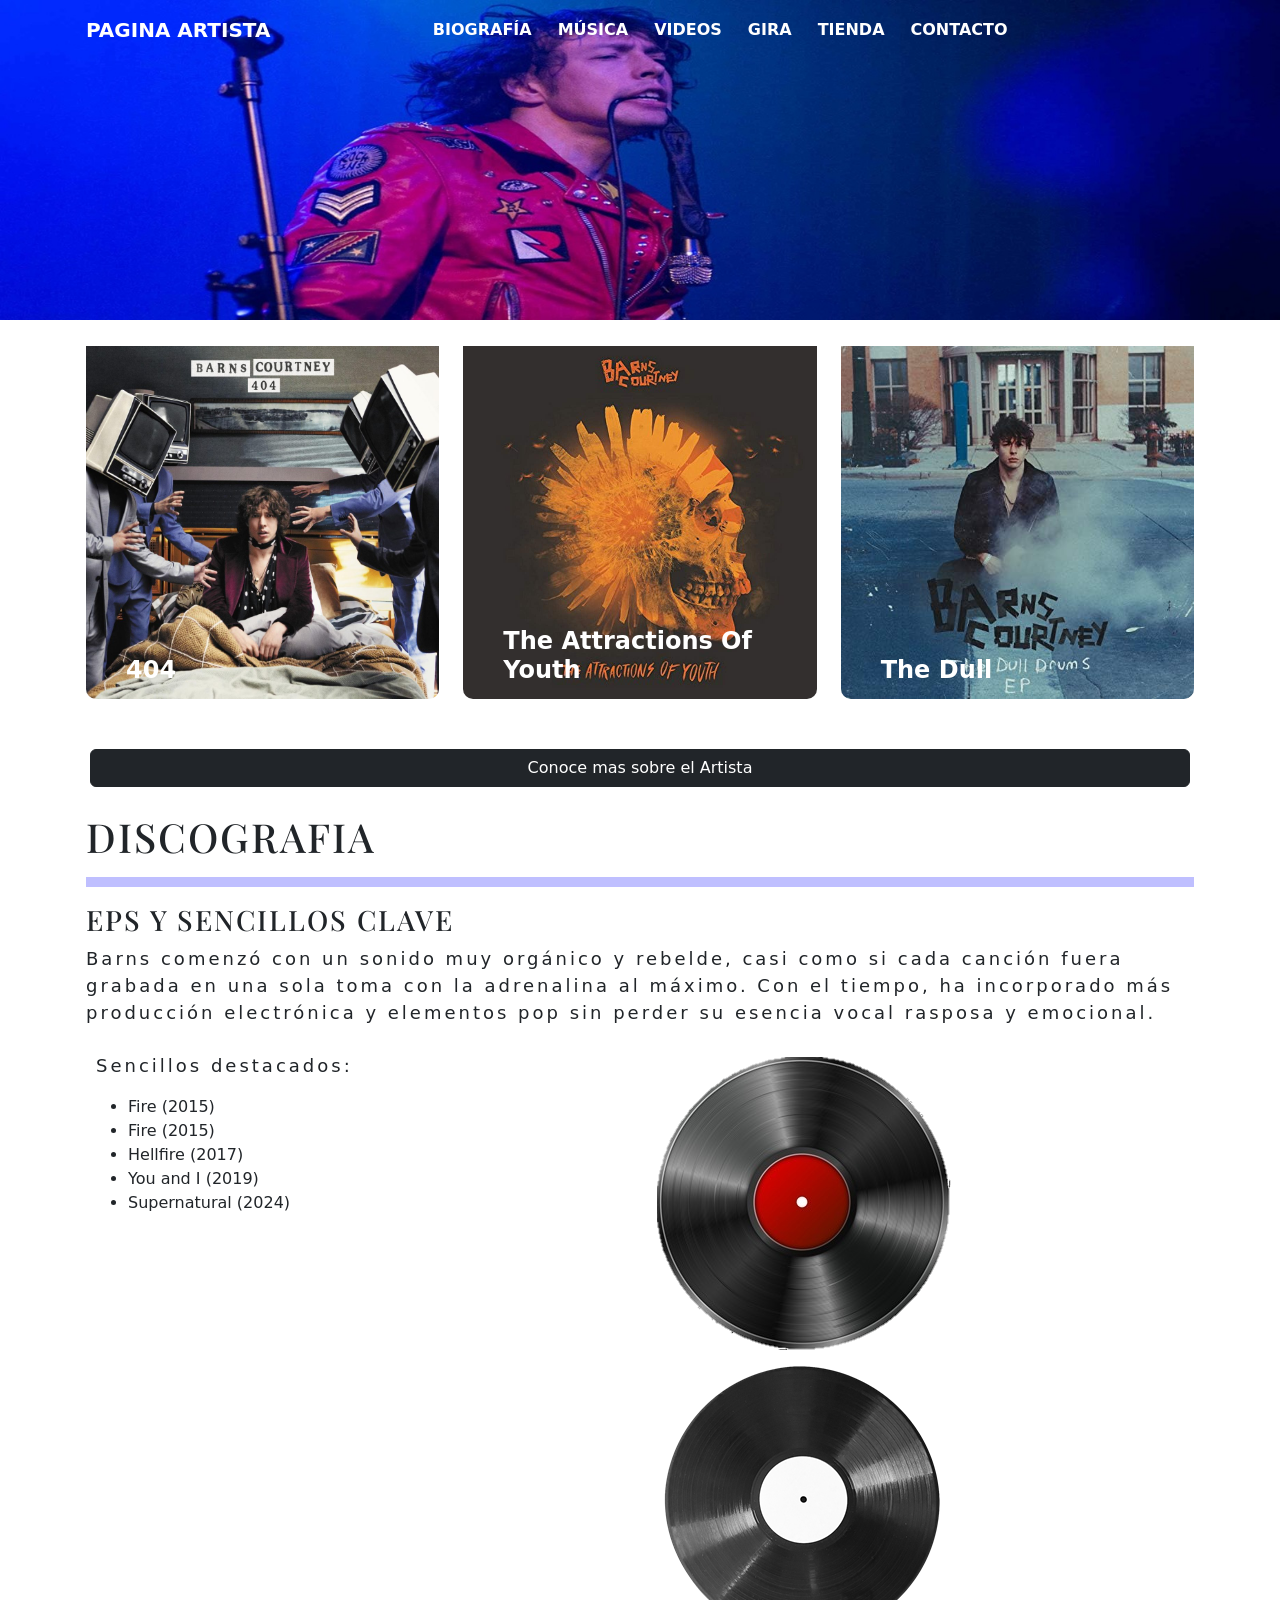
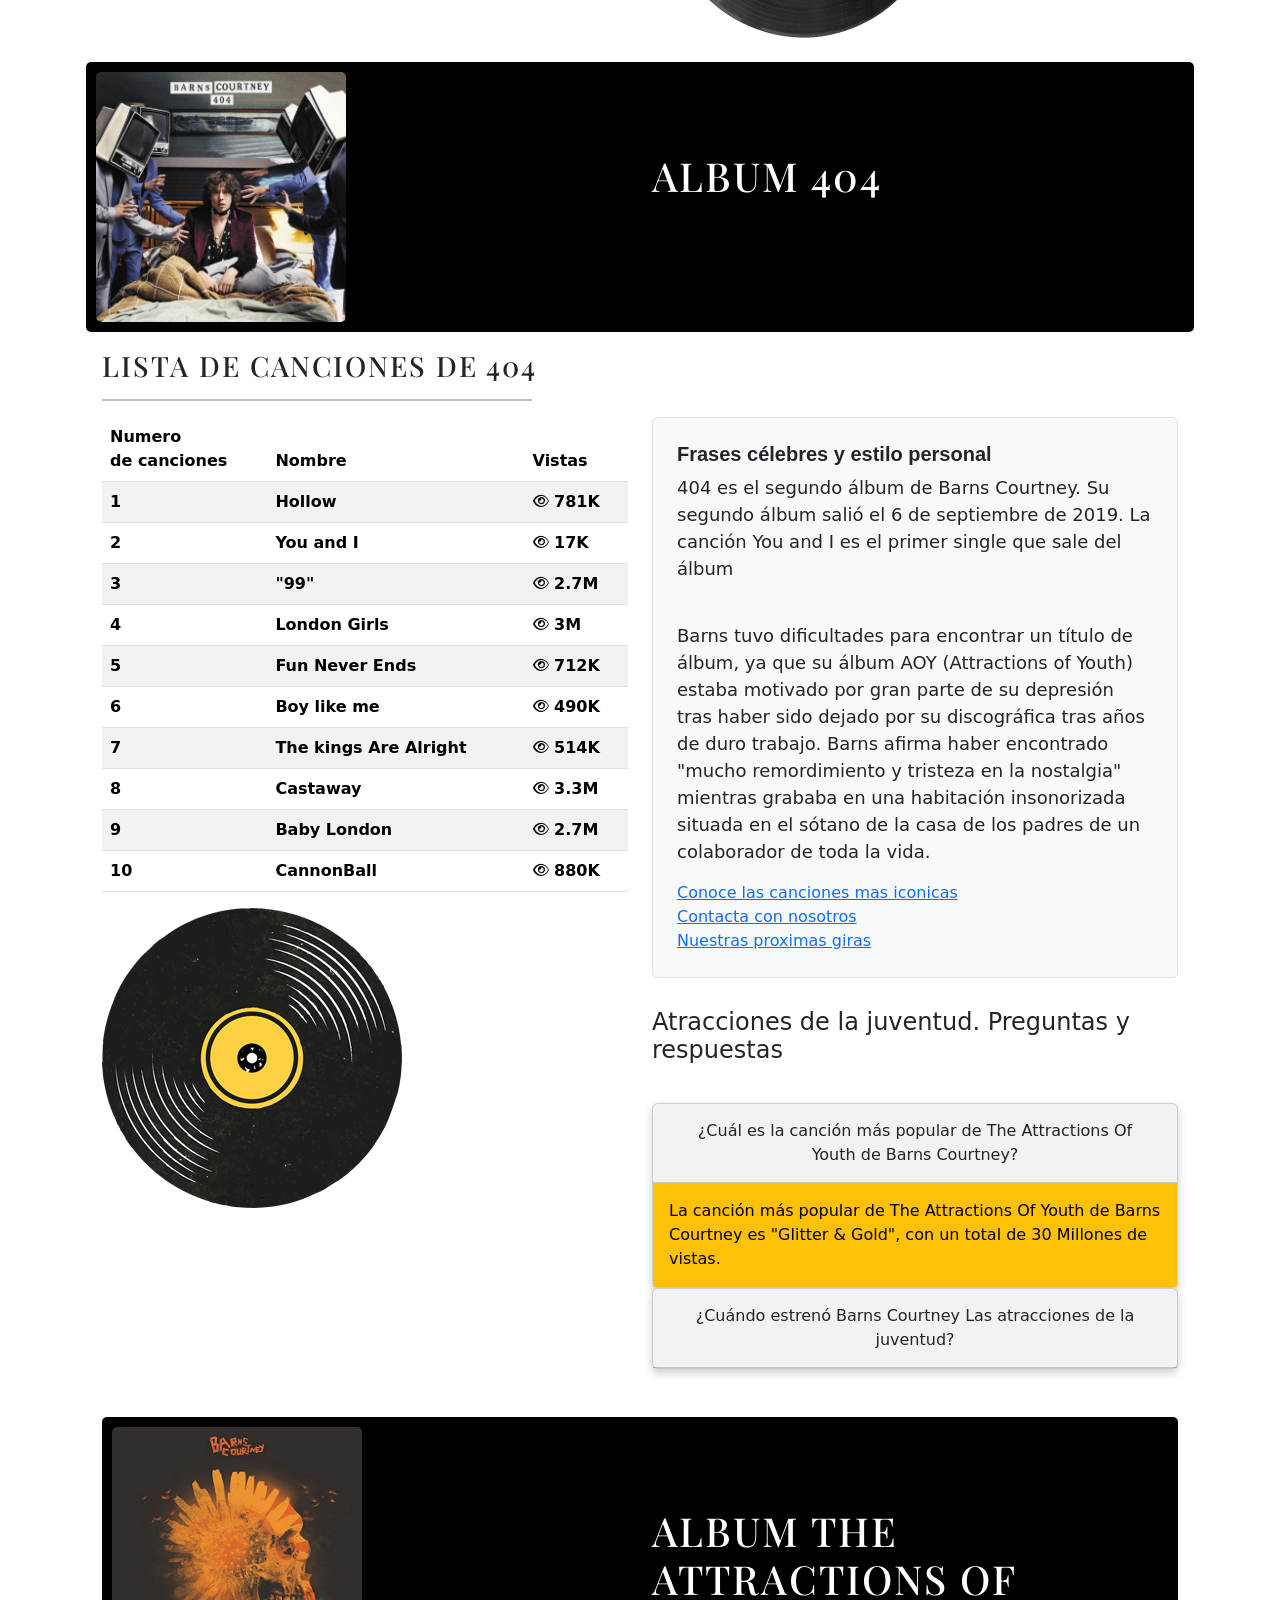
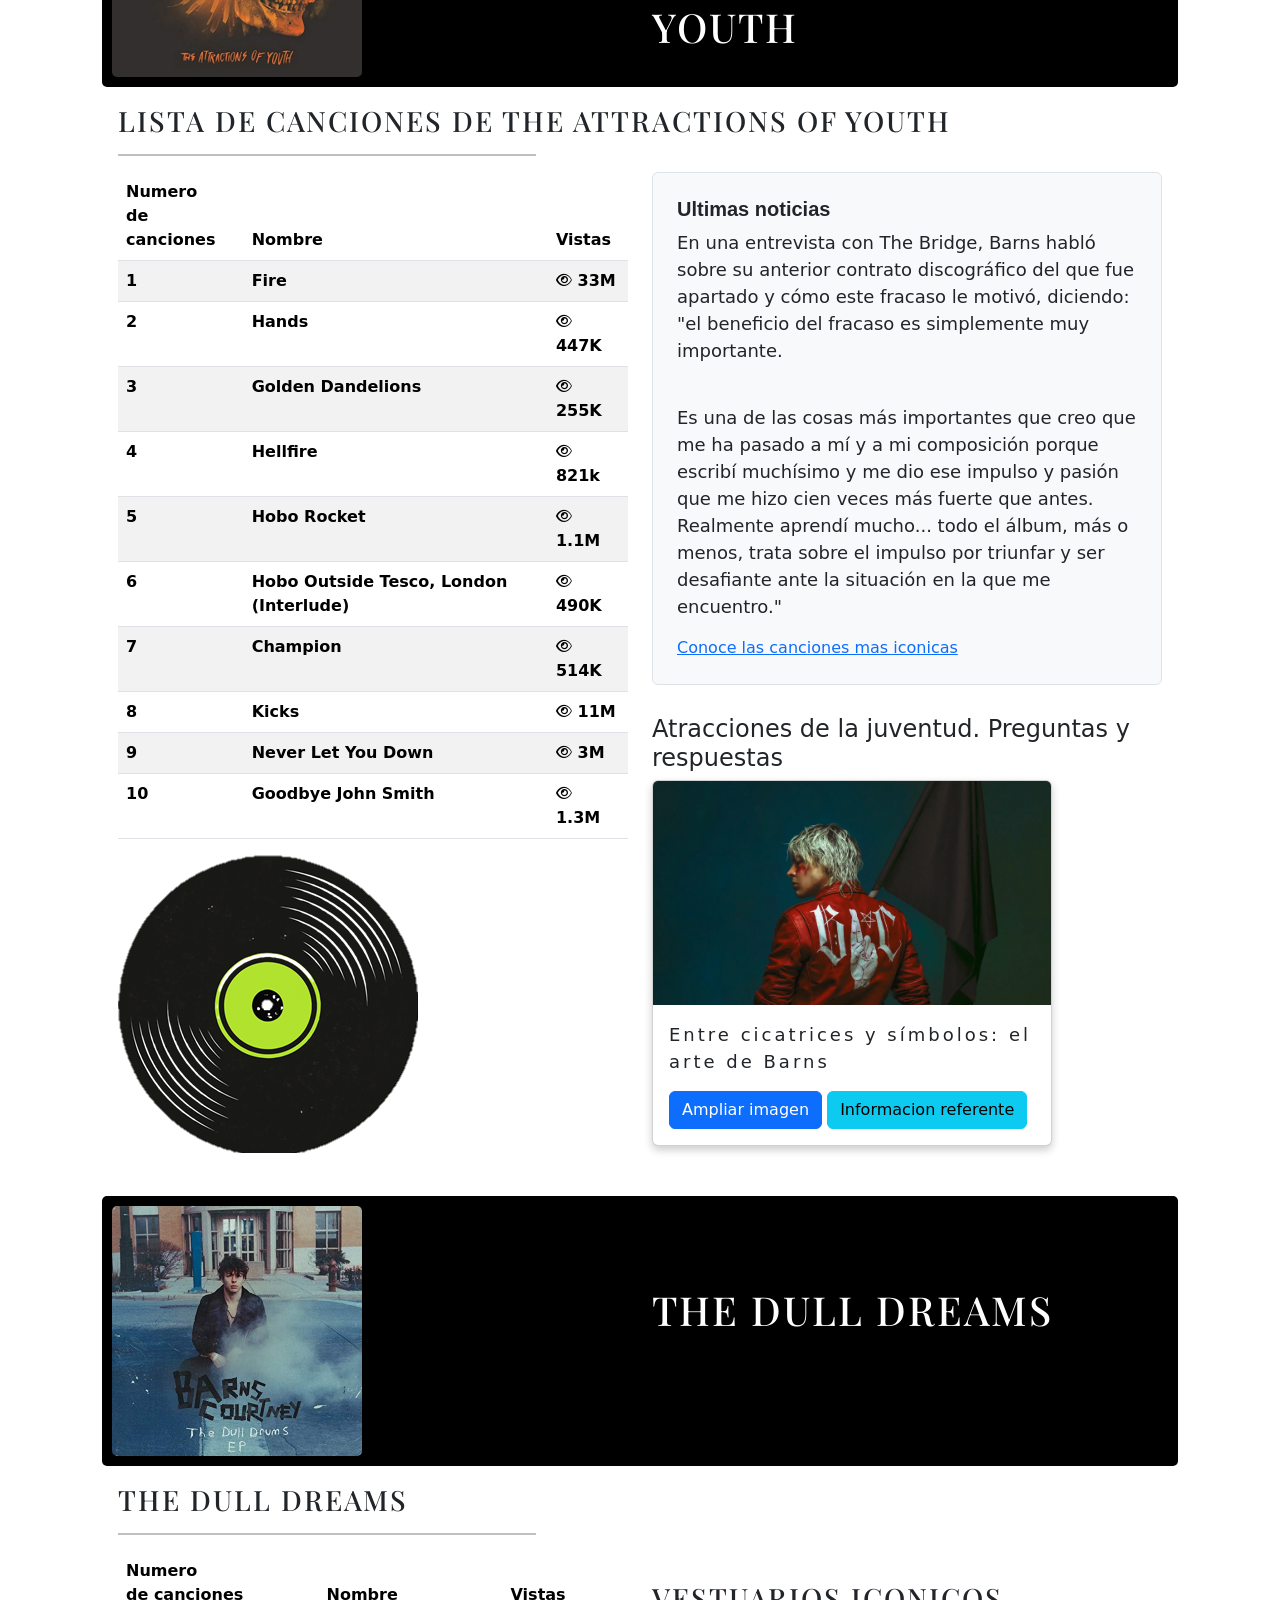
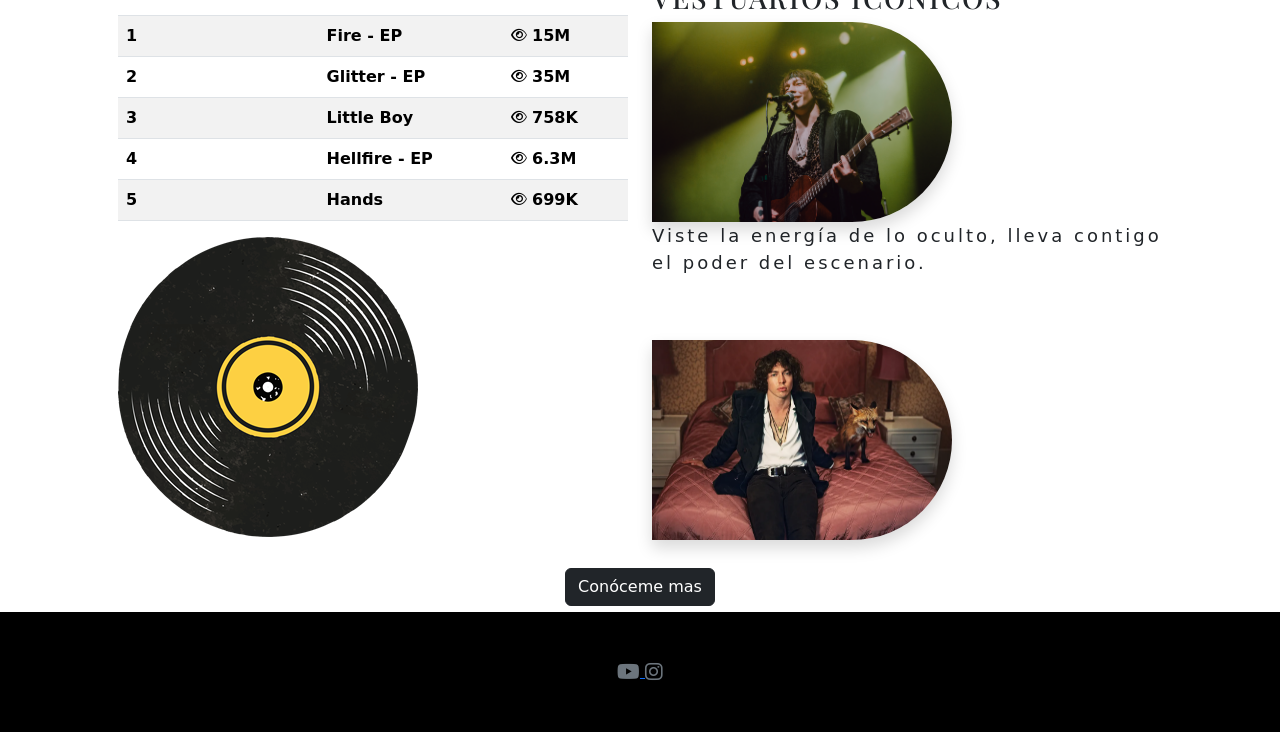
<file: musica.html>
<!DOCTYPE html>
<html lang="en">
<head>
    <meta charset="UTF-8">
    <meta name="viewport" content="width=device-width, initial-scale=1.0">
    <link href="https://cdn.jsdelivr.net/npm/bootstrap@5.3.8/dist/css/bootstrap.min.css" rel="stylesheet" integrity="sha384-sRIl4kxILFvY47J16cr9ZwB07vP4J8+LH7qKQnuqkuIAvNWLzeN8tE5YBujZqJLB" crossorigin="anonymous">
    <link href="https://fonts.googleapis.com/css2?family=Playfair+Display:wght@600;700&display=swap" rel="stylesheet">
    <link rel="stylesheet" href="https://cdnjs.cloudflare.com/ajax/libs/font-awesome/6.5.1/css/all.min.css">
    <link rel="stylesheet" href="https://cdnjs.cloudflare.com/ajax/libs/animate.css/4.1.1/animate.min.css">
    <link rel="stylesheet" href="css copy/style.css">
    <link rel="icon" href="img/logo.ico">
    <title>MUSICA</title>
    <header id="top">
    <nav class="navbar navbar-expand-sm navbar-dark fixed-top navbar-transparent container-fluid">

  <div class="container">
    <!-- Marca -->
    <a class="navbar-brand" href="#top"><strong>Pagina Artista</strong></a>

    <!-- Botón hamburguesa -->
    <button class="navbar-toggler" type="button" 
      data-bs-toggle="collapse" data-bs-target="#navbarSupportedContent"
      aria-controls="navbarSupportedContent" aria-expanded="false" 
      aria-label="Toggle navigation">
      <span class="navbar-toggler-icon"></span>
    </button>

    <!-- Menú colapsable -->
    <div class="collapse navbar-collapse" id="navbarSupportedContent">
      <ul class="navbar-nav mx-auto">
        <li class="nav-item active">
          <a class="nav-link" href="index.html">Biografía</a>
        </li>
        <li class="nav-item"><a class="nav-link" href="musica.html">Música</a></li>
        <li class="nav-item"><a class="nav-link" href="videos.html">Videos</a></li>
        <li class="nav-item"><a class="nav-link" href="gira.html">Gira</a></li>
        <li class="nav-item"><a class="nav-link" href="tienda.html">Tienda</a></li>
        <li class="nav-item"><a class="nav-link" href="contacto.html">Contacto</a></li>
      </ul>

      <!-- Redes sociales al estilo Benda -->
      <div class="d-flex">
        <a class="nav-link" href="https://facebook.com" target="_blank">
          <i class="bi bi-facebook"></i>
        </a>
        <a class="nav-link" href="https://instagram.com" target="_blank">
          <i class="bi bi-instagram"></i>
        </a>
        <a class="nav-link" href="https://tiktok.com" target="_blank">
          <i class="bi bi-tiktok"></i>
        </a>
      </div>
    </div>
  </div>
</nav>
<img src="img/musica-barns.jpg" alt="barns banner microfono" class="img-fluid" id="top">

</header>
</head>
<body>

    <!--IMAGENES GALERIA-->
    <style>
    .card-title {
        position: absolute;
        bottom: 15px;
        left: 40px;
        color: white;
    }
    .image-container {
        position: relative;
        overflow: hidden;
        border-radius: 0 0 10px 10px;
    }
    
    .efecto-gris {
        transition: filter 0.3s ease-in-out, transform 0.3s ease-in-out;
        }

        .efecto-gris:hover {
        filter: grayscale(100%);
        transform: scale(1.05);
        }
    </style>

    <div class="container mt-4">
    <section>
        <div class="row">
        <div class="col-lg-4 col-md-12 mb-4">
            <div class="image-container efecto-gris">
            <a href="musica.html#404"><img src="img/musica-404.jpg" class="img-fluid rounded-bottom animate__animated animate__pulse" alt="Imagen 1" style="width: 100%; height: auto;"></a>
            <div class="rgba-stylish-strong">
                <h4 class="card-title font-weight-bold">
                <strong>404</strong>
                </h4>
            </div>
            </div>
        </div>

        <div class="col-lg-4 col-md-12 mb-4">
            <div class="image-container efecto-gris">
            <a href="musica.html#youth"><img src="img/muscia-Att.jpg" class="img-fluid rounded-bottom wow animate__animated animate__pulse" alt="Imagen 1" style="width: 100%; height: auto;"></a>
            <div class="rgba-stylish-strong">
                <h4 class="card-title font-weight-bold">
                <strong>The Attractions Of Youth</strong>
                </h4>
            </div>
            </div>
        </div>

        <div class="col-lg-4 col-md-12 mb-4">
            <div class="image-container efecto-gris">
            <a href="musica.html#TDull"><img src="img/musica-405.jpg" class="img-fluid rounded-bottom  wow animate__animated animate__pulse" alt="Imagen 1" style="width: 100%; height: auto;"></a>
            <div class="rgba-stylish-strong">
                <h4 class="card-title font-weight-bold">
                <strong>The Dull</strong>
                </h4>
            </div>
            </div>
        </div>
        </div>
    </section>  
    
    <div class="container">
        <div class="row">
        <button onclick="location.href='https://www.youtube.com/results?search_query=barns+album'" class="btn btn-dark mt-4 text-center">Conoce mas sobre el Artista</button>
        </div>
    </div>
    <br>
    <h1>Discografia</h1>
    <hr style="border: 5px solid; color: blue; width: 100%;">

    <h3>EPs y sencillos clave  </h3>
    <p class="justify-text">Barns comenzó con un sonido muy orgánico y rebelde, casi como si cada canción fuera
        grabada en una sola toma con la adrenalina al máximo. Con el tiempo, ha incorporado más
        producción electrónica y elementos pop sin perder su esencia vocal rasposa y emocional.</p>
    <div class="container" style="padding: 10px;">
        <div class="row">
            <div class="col-md-6">
                <p>Sencillos destacados:</p>
                <ul>
                    <li>Fire (2015)</li>
                    <li>Fire (2015)</li>
                    <li>Hellfire (2017)</li>
                    <li>You and I (2019)</li>
                    <li>Supernatural (2024)</li>
                </ul>
            </div>
            <div class="col-md-6">
                <img src="img/musica-vinil-co.jpg.png" alt="imagen de vinil" class="justify-content-center wow spin-infinite">
                <img src="img/musica-vinil2.png" alt="imagen de vinil" class="justify-content-center  wow spin-infinite">
            </div>
        </div>
    </div>
    <!--SECCION DE MUSICA-->
    <div style="background-color: black; padding: 10px; border-radius: 5px;"   >
        <div class="row" id="404">
            <div class="col-sm-6">
            <img src="img/musica-404.jpg" alt=""  style="max-width: 250px; border-radius: 5px;">
            </div>
            <div class="col-sm-6" style="padding-top: 80px;">
                <h1 style="color: white;">ALBUM 404</h1>
            </div>
        </div>
    </div>

    <!--Ejemplo Tabla 2-->
    <div class="container">
        <h3 style="padding-top: 15px;"> Lista de canciones de 404</h3>
        <hr style="border: 1px solid; color: black; width: 40%;">
        <div class="row">
            <div class="col-sm-6">
                <table class="table table-striped">
            <thead>
                <tr>
                    <th scope="col">Numero <br>de canciones</th>
                    <th scope="col">Nombre</th>
                    <th scope="col">Vistas</th>
                </tr>
                <tbody>
                    <tr>
                        <!--Fila 1-->
                        <th scope="row">1</th>
                        <th> Hollow</th>
                        <th> <i class="fa-regular fa-eye fa-sm"></i> 781K</th>
                    </tr>
                    <!--Fila 2-->
                    <tr>
                        <th scope="row">2</th>
                        <th>You and I</th>
                        <th><i class="fa-regular fa-eye fa-sm"></i> 17K</th>
                    </tr>
                    <tr>
                        <!--Fila 3-->
                        <th scope="row">3</th>
                        <th>"99"</th>
                        <th><i class="fa-regular fa-eye fa-sm"></i> 2.7M</th>
                    </tr>
                    <tr>
                        <!--Fila 4-->
                        <th scope="row">4</th>
                        <th>London Girls</th>
                        <th><i class="fa-regular fa-eye fa-sm"></i> 3M</th>
                    </tr>
                    <tr>
                        <!--Fila 5-->
                        <th scope="row">5</th>
                        <th>Fun Never Ends</th>
                        <th><i class="fa-regular fa-eye fa-sm"></i> 712K</th>
                    </tr>
                    <tr>
                        <!--Fila 6-->
                        <th scope="row">6</th>
                        <th>Boy like me</th>
                        <th><i class="fa-regular fa-eye fa-sm"></i> 490K</th>
                    </tr>
                    <tr>
                        <!--Fila 7-->
                        <th scope="row">7</th>
                        <th>The kings Are Alright</th>
                        <th><i class="fa-regular fa-eye fa-sm"></i> 514K</th>
                    </tr>
                    <tr>
                        <!--Fila 8-->
                        <th scope="row">8</th>
                        <th>Castaway</th>
                        <th><i class="fa-regular fa-eye fa-sm"></i> 3.3M</th>
                    </tr>
                    <tr>
                        <!--Fila 9-->
                        <th scope="row">9</th>
                        <th>Baby London</th>
                        <th><i class="fa-regular fa-eye fa-sm"></i> 2.7M</th>
                    </tr>
                    <tr>
                        <!--Fila 10-->
                        <th scope="row">10</th>
                        <th>CannonBall</th>
                        <th><i class="fa-regular fa-eye fa-sm"></i> 880K</th>
                    </tr>
                </tbody>
            </thead>
                </table>
            <img src="img/muscia-vinil3.png" class="wow spin-infinite" alt="vinil de color marillo ">
            </div>
            <div class="col-sm-6" >
                <aside class="bg-light p-4 border rounded">
                    <h5 style="font-family: 'Bebas Neue', sans-serif;"><strong>Frases célebres y estilo personal</strong></h5>
                    <p style="letter-spacing: 0px"> 404 es el segundo álbum de Barns Courtney. Su segundo álbum salió
                        el 6 de septiembre de 2019. La canción You and I es el primer single que sale del álbum</p>
                    <br>
                    <p style="letter-spacing: 0px;">
                        Barns tuvo dificultades para encontrar un título de álbum, ya que su álbum AOY (Attractions of Youth)
                        estaba motivado por gran parte de su depresión tras haber sido dejado por su discográfica tras años
                        de duro trabajo. Barns afirma haber encontrado "mucho remordimiento y tristeza en la nostalgia"
                        mientras grababa en una habitación insonorizada situada en el sótano de la casa de los padres de un colaborador de toda la vida.
                    </p>
                    <a href="videos.html#bio-tab">Conoce las canciones mas iconicas</a>
                    <br>
                    <a href="contacto.html#bio-tab">Contacta con nosotros</a>
                    <br>
                    <a href="gira.html#bio-tab">Nuestras proximas giras</a>
                </aside>
                <h4 style="padding-top: 30px;">Atracciones de la juventud. Preguntas y respuestas</h4>
                <div id="accordion" style="padding-top: 30px;">
                        <div class="card bg-light" >
                            <div class="card-header">
                            <a class="btn" data-bs-toggle="collapse" href="#collapseOne">
                                ¿Cuál es la canción más popular de The Attractions Of Youth de Barns Courtney?
                            </a>
                            </div>
                            <div id="collapseOne" class="collapse show" data-bs-parent="#accordion">
                            <div class="card-body text-bg-warning">
                                La canción más popular de The Attractions Of Youth de Barns Courtney es "Glitter & Gold", con un total de 30 Millones de vistas.
                            </div>
                            </div>
                        </div>

                        <div class="card bg-light">
                            <div class="card-header">
                            <a class="collapsed btn" data-bs-toggle="collapse" href="#collapseTwo">
                                ¿Cuándo estrenó Barns Courtney Las atracciones de la juventud?
                            </a>
                            </div>
                            <div id="collapseTwo" class="collapse" data-bs-parent="#accordion">
                            <div class="card-body text-bg-warning">
                                Barns Courtney estrenó The Attractions Of Youth el 29 de septiembre de 2017.
                            </div>
                            </div>
                        </div>
                        </div>
            </div>
        </div>

        <br><br>
        <!--SECCION DE MUSICA 2-->
    <div style="background-color: black; padding: 10px; border-radius: 5px;">
        <div class="row" id="youth">
            <div class="col-sm-6">
            <img src="img/muscia-Att.jpg" alt=""  style="max-width: 250px; border-radius: 5px;">
            </div>
            <div class="col-sm-6" style="padding-top: 80px;">
                <h1 style="color: white;">ALBUM The Attractions Of Youth</h1>
            </div>
        </div>
    </div>

    <!--Ejemplo Tabla 2-->
    <div class="container">
        <h3 style="padding-top: 15px;"> Lista de canciones de The Attractions Of Youth</h3>
        <hr style="border: 1px solid; color: black; width: 40%;">
        <div class="row">
            <div class="col-sm-6">
                <table class="table table-striped">
            <thead>
                <tr>
                    <th scope="col">Numero <br>de canciones</th>
                    <th scope="col">Nombre</th>
                    <th scope="col">Vistas</th>
                </tr>
                <tbody>
                    <tr>
                        <!--Fila 1-->
                        <th scope="row">1</th>
                        <th> Fire</th>
                        <th> <i class="fa-regular fa-eye fa-sm"></i> 33M</th>
                    </tr>
                    <!--Fila 2-->
                    <tr>
                        <th scope="row">2</th>
                        <th>Hands</th>
                        <th><i class="fa-regular fa-eye fa-sm"></i> 447K</th>
                    </tr>
                    <tr>
                        <!--Fila 3-->
                        <th scope="row">3</th>
                        <th>Golden Dandelions</th>
                        <th><i class="fa-regular fa-eye fa-sm"></i> 255K</th>
                    </tr>
                    <tr>
                        <!--Fila 4-->
                        <th scope="row">4</th>
                        <th>Hellfire</th>
                        <th><i class="fa-regular fa-eye fa-sm"></i> 821k</th>
                    </tr>
                    <tr>
                        <!--Fila 5-->
                        <th scope="row">5</th>
                        <th>Hobo Rocket</th>
                        <th><i class="fa-regular fa-eye fa-sm"></i> 1.1M</th>
                    </tr>
                    <tr>
                        <!--Fila 6-->
                        <th scope="row">6</th>
                        <th>Hobo Outside Tesco, London (Interlude) </th>
                        <th><i class="fa-regular fa-eye fa-sm"></i> 490K</th>
                    </tr>
                    <tr>
                        <!--Fila 7-->
                        <th scope="row">7</th>
                        <th>Champion</th>
                        <th><i class="fa-regular fa-eye fa-sm"></i> 514K</th>
                    </tr>
                    <tr>
                        <!--Fila 8-->
                        <th scope="row">8</th>
                        <th>Kicks</th>
                        <th><i class="fa-regular fa-eye fa-sm"></i> 11M</th>
                    </tr>
                    <tr>
                        <!--Fila 9-->
                        <th scope="row">9</th>
                        <th>Never Let You Down </th>
                        <th><i class="fa-regular fa-eye fa-sm"></i> 3M</th>
                    </tr>
                    <tr>
                        <!--Fila 10-->
                        <th scope="row">10</th>
                        <th>Goodbye John Smith</th>
                        <th><i class="fa-regular fa-eye fa-sm"></i> 1.3M</th>
                    </tr>
                </tbody>
            </thead>
                </table>
            <img src="img/vinil-musica4.png" class="wow spin-infinite" alt="vinil de color marillo ">
            </div>
            <div class="col-sm-6" >
                <aside class="bg-light p-4 border rounded">
                    <h5 style="font-family: 'Bebas Neue', sans-serif;"><strong>Ultimas noticias</strong></h5>
                    <p style="letter-spacing: 0px"> En una entrevista con The Bridge, Barns habló sobre su anterior contrato
                        discográfico del que fue apartado y cómo este fracaso le motivó, diciendo: "el beneficio del fracaso
                        es simplemente muy importante. </p>
                    <br>
                    <p style="letter-spacing: 0px;">
                        Es una de las cosas más importantes que creo que me ha pasado a mí y a mi composición porque escribí
                        muchísimo y me dio ese impulso y pasión que me hizo cien veces más fuerte que antes. Realmente aprendí
                        mucho... todo el álbum, más o menos, trata sobre el impulso por triunfar y ser desafiante ante la
                        situación en la que me encuentro."
                    </p>
                    <a href="videos.html#disc">Conoce las canciones mas iconicas</a>
                </aside>
                <h4 style="padding-top: 30px;">Atracciones de la juventud. Preguntas y respuestas</h4>
                    <div class="card mb-5" style="width:400px">
        <img class="card-img-top img-fluid" src="img/logo.png" alt="Card image">
        <div class="card-body">
            <p class="card-text">Entre cicatrices y símbolos: el arte de Barns</p>
                <!-- Button trigger modal -->
                <button type="button" class="btn btn-primary" data-bs-toggle="modal" data-bs-target="#exampleModal">
                Ampliar imagen
                </button>
                <button type="button" class="btn btn-info" data-bs-toggle="modal" data-bs-target="#modalinfo">
                Informacion referente
                </button>

                <!-- Modal -->
                <div class="modal fade" id="exampleModal" tabindex="-1" aria-labelledby="exampleModalLabel" aria-hidden="true">
                <div class="modal-dialog modal-lg">
                    <div class="modal-content">
                    <div class="modal-header">
                        <h5 class="modal-title" id="exampleModalLabel">Entre cicatrices y símbolos: el arte de Barns</h5>
                        <button type="button" class="btn-close" data-bs-dismiss="modal" aria-label="Close"></button>
                    </div>
                    <div class="modal-body d-flex justify-content-center">
                        <img src="img/logo.png" alt="imagen casas en modal" class="img-fluid">
                    </div>
                    <div class="modal-footer">
                        <button type="button" class="btn btn-secondary" data-bs-dismiss="modal">Close</button>
                    </div>
                    </div>
                </div>
                </div>
                <!-- Modal 2 -->
                <div class="modal fade" id="modalinfo" tabindex="-1" aria-labelledby="modalinfo" aria-hidden="true">
                <div class="modal-dialog modal-lg">
                    <div class="modal-content">
                    <div class="modal-header">
                        <h5 class="modal-title" id="modalinfo">Entre cicatrices y símbolos: el arte de Barns</h5>
                        <button type="button" class="btn-close" data-bs-dismiss="modal" aria-label="Close"></button>
                    </div>
                    <div class="modal-body d-flex justify-content-center">
                        <ul>
                            <li>
                                <p>Barns Courtney aparece con una chaqueta de cuero roja con letras blancas (“BIC”), una mano en gesto simbólico y un pentagrama.</p>
                            </li>
                            <li>
                                <p>Esta prenda forma parte de su estilo visual durante la era del álbum The Attractions of Youth (2017), donde mezcla elementos de rock, punk y teatralidad provocadora</p>
                            </li>
                        </ul>
                    </div>
                    <div class="modal-footer">
                        <button type="button" class="btn btn-secondary" data-bs-dismiss="modal">Close</button>
                    </div>
                    </div>
                </div>
                </div>
        </div>
        </div>
            </div>
        </div>
        </div>
        <div >
            <div style="background-color: black; padding: 10px; border-radius: 5px;"   >
        <div class="row" id="TDull">
            <div class="col-sm-6">
            <img src="img/musica-405.jpg" alt=""  style="max-width: 250px; border-radius: 5px;">
            </div>
            <div class="col-sm-6" style="padding-top: 80px;">
                <h1 style="color: white;">The Dull Dreams</h1>
            </div>
        </div>
    </div>

    <!--Ejemplo Tabla 2-->
    <div class="container">
        <h3 style="padding-top: 15px;"> The Dull Dreams</h3>
        <hr style="border: 1px solid; color: black; width: 40%;">
        <div class="row ">
            <div class="col-sm-6">
                <table class="table table-striped">
            <thead>
                <tr>
                    <th scope="col">Numero <br>de canciones</th>
                    <th scope="col">Nombre</th>
                    <th scope="col">Vistas</th>
                </tr>
                <tbody>
                    <tr>
                        <!--Fila 1-->
                        <th scope="row">1</th>
                        <th> Fire - EP</th>
                        <th> <i class="fa-regular fa-eye fa-sm"></i> 15M</th>
                    </tr>
                    <!--Fila 2-->
                    <tr>
                        <th scope="row">2</th>
                        <th>Glitter - EP</th>
                        <th><i class="fa-regular fa-eye fa-sm"></i> 35M</th>
                    </tr>
                    <tr>
                        <!--Fila 3-->
                        <th scope="row">3</th>
                        <th>Little Boy</th>
                        <th><i class="fa-regular fa-eye fa-sm"></i> 758K</th>
                    </tr>
                    <tr>
                        <!--Fila 4-->
                        <th scope="row">4</th>
                        <th>Hellfire - EP</th>
                        <th><i class="fa-regular fa-eye fa-sm"></i> 6.3M</th>
                    </tr>
                    <tr>
                        <!--Fila 5-->
                        <th scope="row">5</th>
                        <th>Hands</th>
                        <th><i class="fa-regular fa-eye fa-sm"></i> 699K</th>
                    </tr>
                </tbody>
            </thead>
                </table>
            <img src="img/muscia-vinil3.png" class="wow spin-infinite" alt="vinil de color marillo ">
            </div>
            <div class="col-sm-6" >
                <h3 style="padding-top: 30px;">Vestuarios iconicos</h3>
                <img src="img/barns-vest.jpg" alt="Barns" class="img-fluid rounded-end-pill shadow animate__animated animate__backInRight" style="width: 300px;" >
                <p>Viste la energía de lo oculto, lleva contigo el poder del escenario.</p>
                <br><br>
                <img src="img/slider-1.png" alt="Barns" class="img-fluid rounded-end-pill shadow animate__animated animate__backInRight" style="height: 200px; width: 300px;" >
            </div>
        </div>
        </div>
        <div class="container text-center">
            <button onclick="location.href='index.html'" class="btn btn-dark mt-4">Conóceme mas</button>
        </div>
    </div>
    </div>
    </div>
<footer class="bg-black text-white text-center">
                <div>
                    <div class="col-md-12 py-5">
                        <div class="margin-5 flex-center">
                            <a href="https://www.youtube.com/@rels9" class="fb-ic">
                                <i  class="fa-brands fa-youtube fa-lg text-secondary"></i>
                            </a>
                            <a href="https://www.instagram.com/p/DCzlUdRNr-U/" class="li-ic">
                                <i class="fa-brands fa-instagram fa-lg  text-secondary"></i>
                            </a>
                        </div>
                    </div>
                </div>
</footer>
<script>
    window.addEventListener("scroll", function () {
        const nav = document.querySelector(".navbar");
        nav.classList.toggle("navbar-scrolled", window.scrollY > 100);
    });
    </script>
    <script src="https://cdnjs.cloudflare.com/ajax/libs/wow/1.1.2/wow.min.js"></script>
    <script>
    new WOW().init();
    </script>

    <script src="https://cdn.jsdelivr.net/npm/bootstrap@5.3.8/dist/js/bootstrap.bundle.min.js" integrity="sha384-FKyoEForCGlyvwx9Hj09JcYn3nv7wiPVlz7YYwJrWVcXK/BmnVDxM+D2scQbITxI" crossorigin="anonymous"></script>
</body>

</html>
</file>
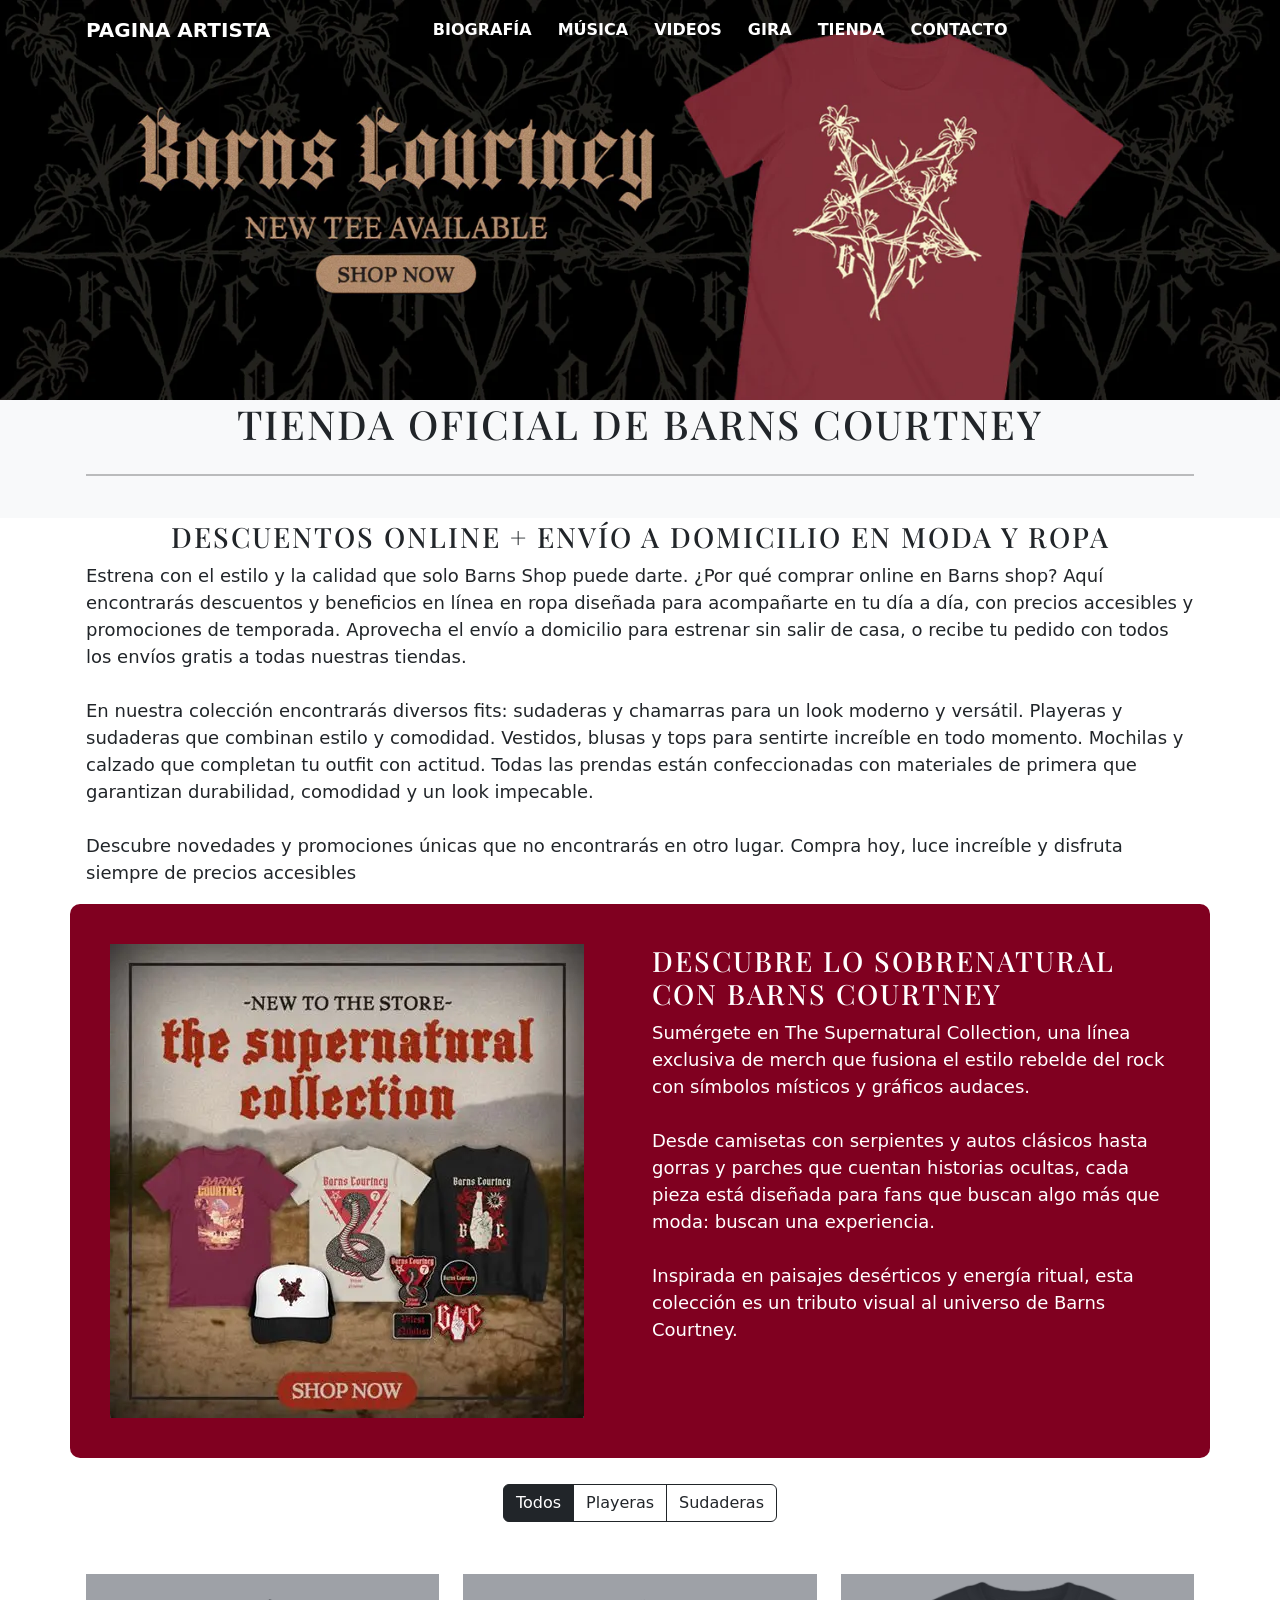
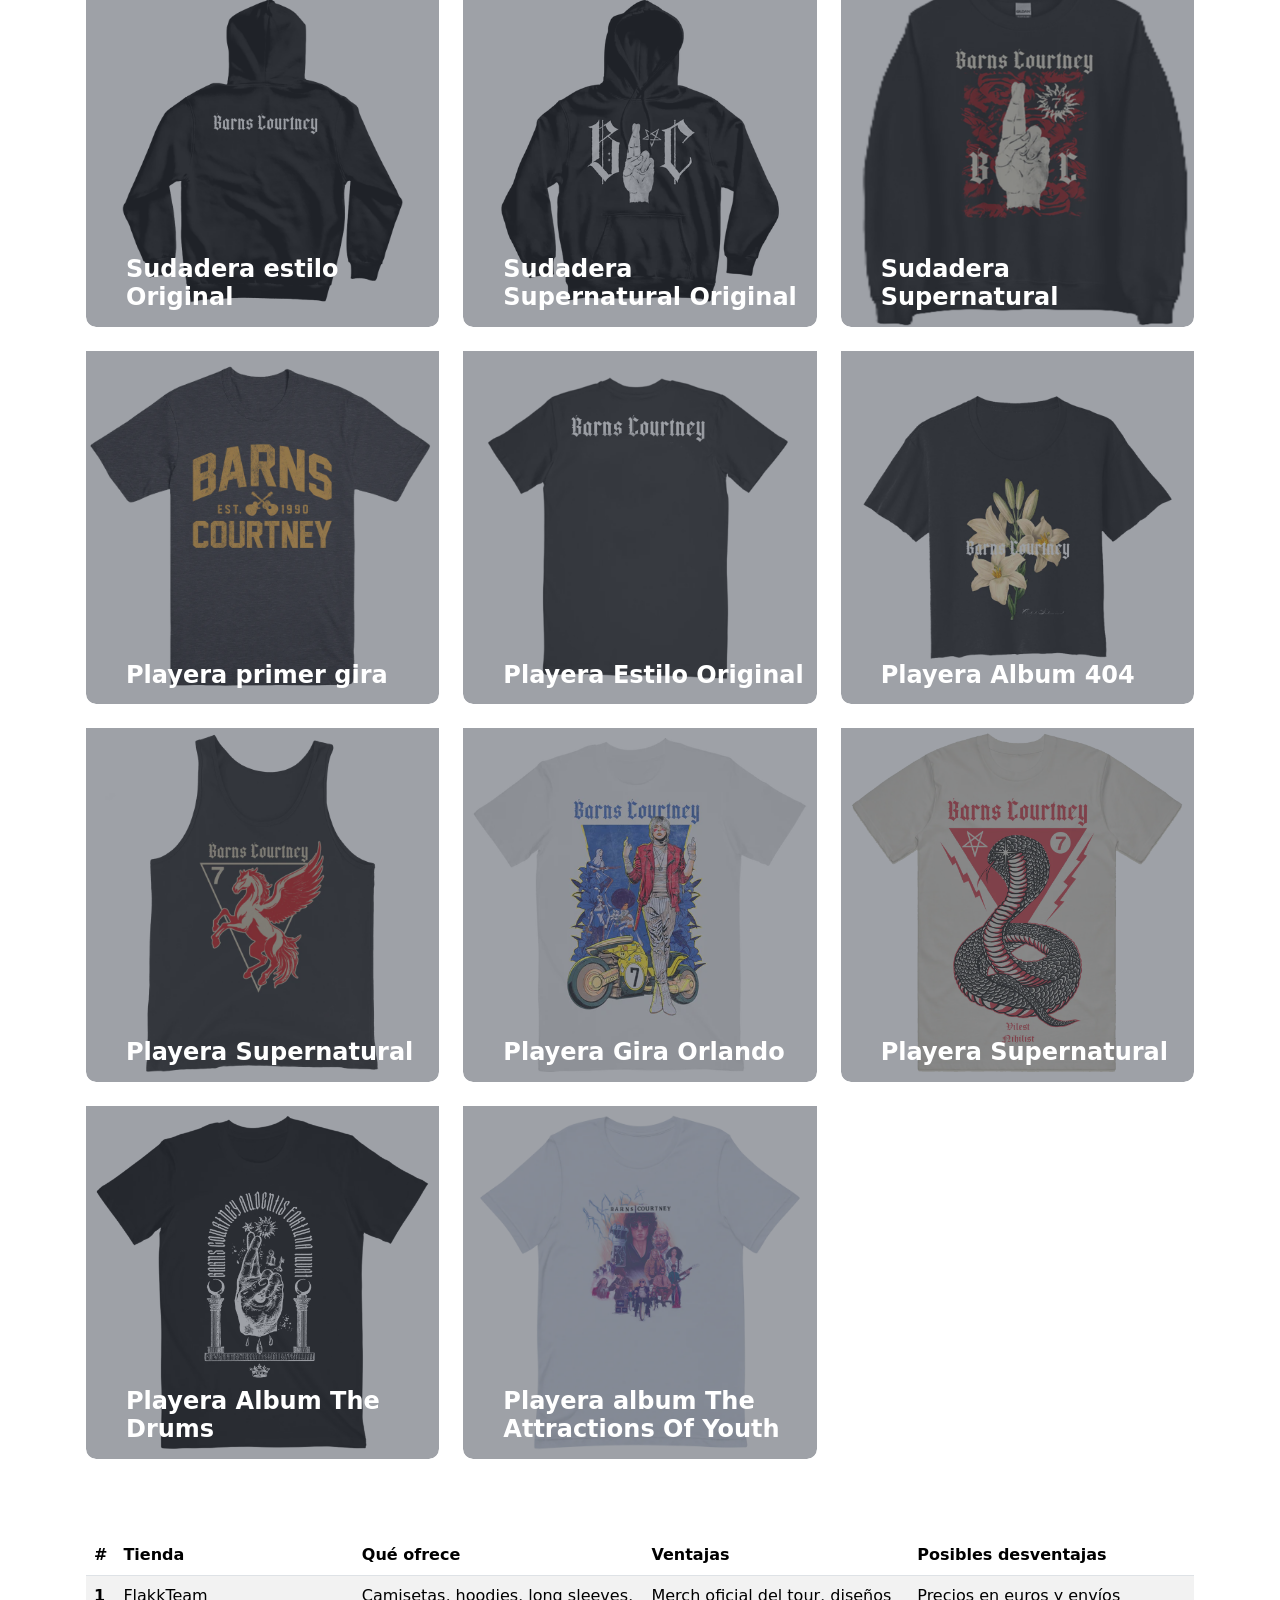
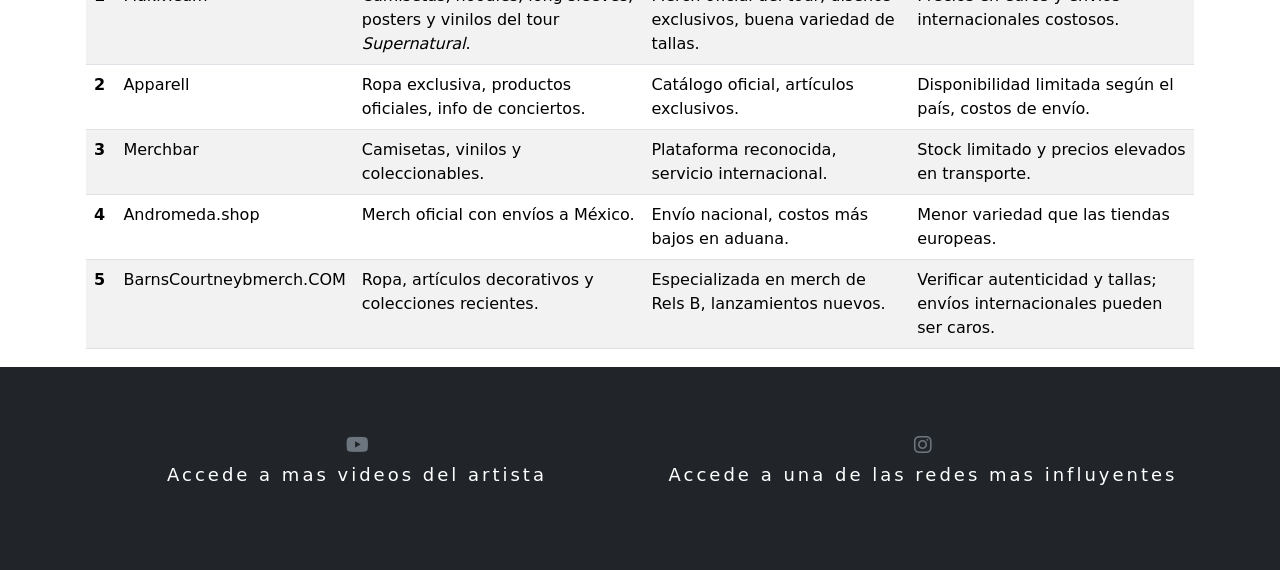
<file: tienda.html>
<!DOCTYPE html>
<html lang="en">
<head>
    <meta charset="UTF-8">
    <meta name="viewport" content="width=device-width, initial-scale=1.0">
    <link rel="stylesheet" href="https://cdnjs.cloudflare.com/ajax/libs/animate.css/4.1.1/animate.min.css">
    <link href="https://cdn.jsdelivr.net/npm/bootstrap@5.3.8/dist/css/bootstrap.min.css" rel="stylesheet" integrity="sha384-sRIl4kxILFvY47J16cr9ZwB07vP4J8+LH7qKQnuqkuIAvNWLzeN8tE5YBujZqJLB" crossorigin="anonymous">
    <link rel="stylesheet" href="https://cdnjs.cloudflare.com/ajax/libs/font-awesome/6.4.0/css/all.min.css">
    <link href="https://fonts.googleapis.com/css2?family=Playfair+Display:wght@600;700&display=swap" rel="stylesheet">
    <link rel="stylesheet" href="css copy/style.css">
    <link rel="icon" href="img/logo.ico">
    <title>Pagina1</title>
    <header id="top">
    <nav class="navbar navbar-expand-sm navbar-dark fixed-top navbar-transparent">

    <div class="container">
        <!-- Marca -->
        <a class="navbar-brand" href="#top"><strong>Pagina Artista</strong></a>

        <!-- Botón hamburguesa -->
        <button class="navbar-toggler" type="button" 
        data-bs-toggle="collapse" data-bs-target="#navbarSupportedContent"
        aria-controls="navbarSupportedContent" aria-expanded="false" 
        aria-label="Toggle navigation">
        <span class="navbar-toggler-icon"></span>
        </button>

        <!-- Menú colapsable -->
        <div class="collapse navbar-collapse" id="navbarSupportedContent">
        <ul class="navbar-nav mx-auto">
            <li class="nav-item active">
            <a class="nav-link" href="index.html">Biografía</a>
            </li>
            <li class="nav-item"><a class="nav-link" href="musica.html">Música</a></li>
            <li class="nav-item"><a class="nav-link" href="videos.html">Videos</a></li>
            <li class="nav-item"><a class="nav-link" href="gira.html">Gira</a></li>
            <li class="nav-item"><a class="nav-link" href="tienda.html">Tienda</a></li>
            <li class="nav-item"><a class="nav-link" href="contacto.html">Contacto</a></li>
        </ul>

        <!-- Redes sociales al estilo Benda -->
        <div class="d-flex">
            <a class="nav-link" href="https://facebook.com" target="_blank">
            <i class="bi bi-facebook"></i>
            </a>
            <a class="nav-link" href="https://instagram.com" target="_blank">
            <i class="bi bi-instagram"></i>
            </a>
            <a class="nav-link" href="https://tiktok.com" target="_blank">
            <i class="bi bi-tiktok"></i>
            </a>
        </div>
        </div>
    </div>
    </nav>
    <img src="img/tienda-banner.webp" class="img-fluid" alt="foto de tienda de barns">
</header>
</head>
<body>
    <!-- Tabla Tiendas Oficiales Rels B -->
    <div style="background-color:#f8f9fa ;">
        <h1 style="text-align: center;"> Tienda Oficial de Barns Courtney </h1>
        <div class="container">
            <hr style="border: 1px solid; color: black;">
            <br>
        </div>
    </div>

    <div class="container">
        <h3 style="text-align: center;">Descuentos online + envío a domicilio en moda y ropa</h3>
        <p style="letter-spacing:0px;">Estrena con el estilo y la calidad que solo Barns Shop puede darte.
            ¿Por qué comprar online en Barns shop? Aquí encontrarás descuentos y beneficios en línea en ropa
            diseñada para acompañarte en tu día a día, con precios accesibles y promociones de temporada.
            Aprovecha el envío a domicilio para estrenar sin salir de casa, o recibe tu pedido con todos 
            los envíos gratis a todas nuestras tiendas.
            <br><br>
            En nuestra colección encontrarás diversos fits: sudaderas y chamarras para un look moderno y versátil.
            Playeras y sudaderas que combinan estilo y comodidad. Vestidos, blusas y tops para sentirte increíble
            en todo momento. Mochilas y calzado que completan tu outfit con actitud. Todas las prendas están
            confeccionadas con materiales de primera que garantizan durabilidad, comodidad y un look impecable. 
            <br><br>
            Descubre novedades y promociones únicas que no encontrarás en otro lugar. Compra hoy, luce increíble
            y disfruta siempre de precios accesibles </p>
    </div>
    <div class="container" style="padding: 40px; background-color: #800020; border-radius: 10px;" >
        <div class="row">
            <div class="col-sm-6">
                <img src="img/promocion1.webp" alt="Ropa edicion especial" class="img-fluid">
            </div>
            <div class="col-sm-6" style="color: white;">
                <h3>Descubre lo Sobrenatural con Barns Courtney</h3>
                <p style="letter-spacing:0px;">Sumérgete en The Supernatural Collection, una línea exclusiva de merch que fusiona el estilo
                    rebelde del rock con símbolos místicos y gráficos audaces.
                <br><br>
                Desde camisetas con serpientes y autos clásicos hasta gorras y parches que cuentan historias ocultas, cada pieza está diseñada
                para fans que buscan algo más que moda: buscan una experiencia.
                <br><br>
                Inspirada en paisajes desérticos y energía ritual, esta colección es un tributo visual al universo de Barns
                Courtney.
            </p>
                    
            </div>
        </div>
    </div>

    <!--IMAGENES GALERIA-->
    <style>
    .card-title {
        position: absolute;
        bottom: 15px;
        left: 40px;
        color: white;
    }
    .rgba-stylish-strong {
        background-color: rgba(62, 69, 81, 0.5);
        position: absolute;
        top: 0;
        left: 0;
        width: 100%;
        height: 100%;
        border-radius: 0 0 10px 10px;
    }
    .image-container {
        position: relative;
        overflow: hidden;
        border-radius: 0 0 10px 10px;
    }
    </style>


    <div class="container my-4 text-center">
    <!-- Botones de filtro -->
    <div class="btn-group" role="group" aria-label="Filtros de conciertos">
        <button type="button" class="btn btn-outline-dark active" onclick="filterEvents('all')">Todos</button>
        <button type="button" class="btn btn-outline-dark" onclick="filterEvents('playeras')">Playeras</button>
        <button type="button" class="btn btn-outline-dark" onclick="filterEvents('sudaderas')">Sudaderas</button>
    </div>
    </div>

    <div class="container my-5">
    <div class="row">

        <!-- SUDADERAS -->
        <div class="col-lg-4 col-md-6 mb-4 event sudaderas">
            <div class="image-container">
                <img src="img/tienda-barns6.webp" class="img-fluid rounded" alt="Sudadera">
                <div class="rgba-stylish-strong">
                    <h4 class="card-title font-weight-bold">
                        <strong>Sudadera estilo Original</strong>
                    </h4>
                </div>
            </div>
        </div>

        <div class="col-lg-4 col-md-6 mb-4 event sudaderas">
            <div class="image-container">
                <img src="img/tienda-barns-sudadera-2.webp" class="img-fluid rounded" alt="Sudadera">
                <div class="rgba-stylish-strong">
                    <h4 class="card-title font-weight-bold">
                        <strong>Sudadera Supernatural Original</strong>
                    </h4>
                </div>
            </div>
        </div>

        <div class="col-lg-4 col-md-6 mb-4 event sudaderas">
            <div class="image-container">
                <img src="img/tienda-sudadera.png" class="img-fluid rounded" alt="Sudadera">
                <div class="rgba-stylish-strong">
                    <h4 class="card-title font-weight-bold">
                        <strong>Sudadera Supernatural</strong>
                    </h4>
                </div>
            </div>
        </div>


        <!-- PLAYERAS -->
        <div class="col-lg-4 col-md-6 mb-4 event playeras">
            <div class="image-container">
                <img src="img/tienda-barns.webp" class="img-fluid rounded animate__pulse" alt="Playera">
                <div class="rgba-stylish-strong">
                    <h4 class="card-title font-weight-bold">
                        <strong>Playera primer gira</strong>
                    </h4>
                </div>
            </div>
        </div>

        <div class="col-lg-4 col-md-6 mb-4 event playeras">
            <div class="image-container">
                <img src="img/tienda-barnss.webp" class="img-fluid rounded" alt="Playera">
                <div class="rgba-stylish-strong">
                    <h4 class="card-title font-weight-bold">
                        <strong>Playera Estilo Original</strong>
                    </h4>
                </div>
            </div>
        </div>

        <div class="col-lg-4 col-md-6 mb-4 event playeras">
            <div class="image-container">
                <img src="img/tienda-barnsss.webp" class="img-fluid rounded" alt="Playera">
                <div class="rgba-stylish-strong">
                    <h4 class="card-title font-weight-bold">
                        <strong>Playera Album 404</strong>
                    </h4>
                </div>
            </div>
        </div>

        <div class="col-lg-4 col-md-6 mb-4 event playeras">
            <div class="image-container">
                <img src="img/tienda-barns4.webp" class="img-fluid rounded" alt="Playera">
                <div class="rgba-stylish-strong">
                    <h4 class="card-title font-weight-bold">
                        <strong>Playera Supernatural</strong>
                    </h4>
                </div>
            </div>
        </div>

        <div class="col-lg-4 col-md-6 mb-4 event playeras">
            <div class="image-container">
                <img src="img/tienda-barns5.webp" class="img-fluid rounded" alt="Playera">
                <div class="rgba-stylish-strong">
                    <h4 class="card-title font-weight-bold">
                        <strong>Playera Gira Orlando</strong>
                    </h4>
                </div>
            </div>
        </div>

        <div class="col-lg-4 col-md-6 mb-4 event playeras">
            <div class="image-container">
                <img src="img/tienda-barns-playera5.webp" class="img-fluid rounded" alt="Playera">
                <div class="rgba-stylish-strong">
                    <h4 class="card-title font-weight-bold">
                        <strong>Playera Supernatural</strong>
                    </h4>
                </div>
            </div>
        </div>

        <div class="col-lg-4 col-md-6 mb-4 event playeras">
            <div class="image-container">
                <img src="img/tienda-barns-playera6.webp" class="img-fluid rounded" alt="Playera">
                <div class="rgba-stylish-strong">
                    <h4 class="card-title font-weight-bold">
                        <strong>Playera Album The Drums</strong>
                    </h4>
                </div>
            </div>
        </div>

        <div class="col-lg-4 col-md-6 mb-4 event playeras">
            <div class="image-container">
                <img src="img/tienda-barns-playera7.webp" class="img-fluid rounded" alt="Playera">
                <div class="rgba-stylish-strong">
                    <h4 class="card-title font-weight-bold">
                        <strong> Playera album The Attractions Of Youth</strong>
                    </h4>
                </div>
            </div>
        </div>

    </div>
</div>

        <div class="container">
        <table class="table table-striped">
            <thead>
                <tr>
                    <th scope="col">#</th>
                    <th scope="col">Tienda</th>
                    <th scope="col">Qué ofrece</th>
                    <th scope="col">Ventajas</th>
                    <th scope="col">Posibles desventajas</th>
                </tr>
            </thead>
            <tbody>
                <!--Fila 1-->
                <tr>
                    <th scope="row">1</th>
                    <td>FlakkTeam</td>
                    <td>Camisetas, hoodies, long sleeves, posters y vinilos del tour <i>Supernatural</i>.</td>
                    <td>Merch oficial del tour, diseños exclusivos, buena variedad de tallas.</td>
                    <td>Precios en euros y envíos internacionales costosos.</td>
                </tr>
                <!--Fila 2-->
                <tr>
                    <th scope="row">2</th>
                    <td>Apparell</td>
                    <td>Ropa exclusiva, productos oficiales, info de conciertos.</td>
                    <td>Catálogo oficial, artículos exclusivos.</td>
                    <td>Disponibilidad limitada según el país, costos de envío.</td>
                </tr>
                <!--Fila 3-->
                <tr>
                    <th scope="row">3</th>
                    <td>Merchbar</td>
                    <td>Camisetas, vinilos y coleccionables.</td>
                    <td>Plataforma reconocida, servicio internacional.</td>
                    <td>Stock limitado y precios elevados en transporte.</td>
                </tr>
                <!--Fila 4-->
                <tr>
                    <th scope="row">4</th>
                    <td>Andromeda.shop</td>
                    <td>Merch oficial con envíos a México.</td>
                    <td>Envío nacional, costos más bajos en aduana.</td>
                    <td>Menor variedad que las tiendas europeas.</td>
                </tr>
                <!--Fila 5-->
                <tr>
                    <th scope="row">5</th>
                    <td>BarnsCourtneybmerch.COM</td>
                    <td>Ropa, artículos decorativos y colecciones recientes.</td>
                    <td>Especializada en merch de Rels B, lanzamientos nuevos.</td>
                    <td>Verificar autenticidad y tallas; envíos internacionales pueden ser caros.</td>
                </tr>
            </tbody>
        </table>

    </div>


    
<footer class="bg-dark text-white text-center py-3 cont">
    <div class="container">
        <div class="row">
            <div class="col-md-6 py-5">
                <div class="margin-5 flex-center">
                    <a href="https://www.youtube.com/@barnscourtney3812" class="fb-ic">
                        <i  class="fa-brands fa-youtube fa-lg text-secondary mb-3"></i>
                    </a>
                    <p>Accede a mas videos del artista</p>
                </div>
            </div>
            <div class="col-md-6 py-5">
                <div class="margin-5 flex-center">
                    <a href="https://www.instagram.com/barnscourtney/" class="li-ic">
                        <i class="fa-brands fa-instagram fa-lg  text-secondary mb-3"></i>
                    </a>
                    <p>Accede a una de las redes mas influyentes</p>
                </div>
            </div>
        </div>
    </div>
</footer>
<script>
  window.addEventListener("scroll", function () {
    const nav = document.querySelector(".navbar");
    nav.classList.toggle("navbar-scrolled", window.scrollY > 100);
  });
</script>
<script>
        function filterEvents(region) {
            const events = document.querySelectorAll('.event');
            events.forEach(event => {
                if (region === 'all') {
                event.style.display = 'block';
                } else {
                event.style.display = event.classList.contains(region) ? 'block' : 'none';
                }
            });

            // Cambiar estado activo del botón
            document.querySelectorAll('.btn-group .btn').forEach(btn => btn.classList.remove('active'));
            event.target.classList.add('active');
            }

    </script>
    </script>
    <script src="https://cdnjs.cloudflare.com/ajax/libs/wow/1.1.2/wow.min.js"></script>
    <script>
    new WOW().init();
    </script>
    <script src="https://cdn.jsdelivr.net/npm/bootstrap@5.3.8/dist/js/bootstrap.bundle.min.js" integrity="sha384-FKyoEForCGlyvwx9Hj09JcYn3nv7wiPVlz7YYwJrWVcXK/BmnVDxM+D2scQbITxI" crossorigin="anonymous"></script>
</body>

</html>
</file>
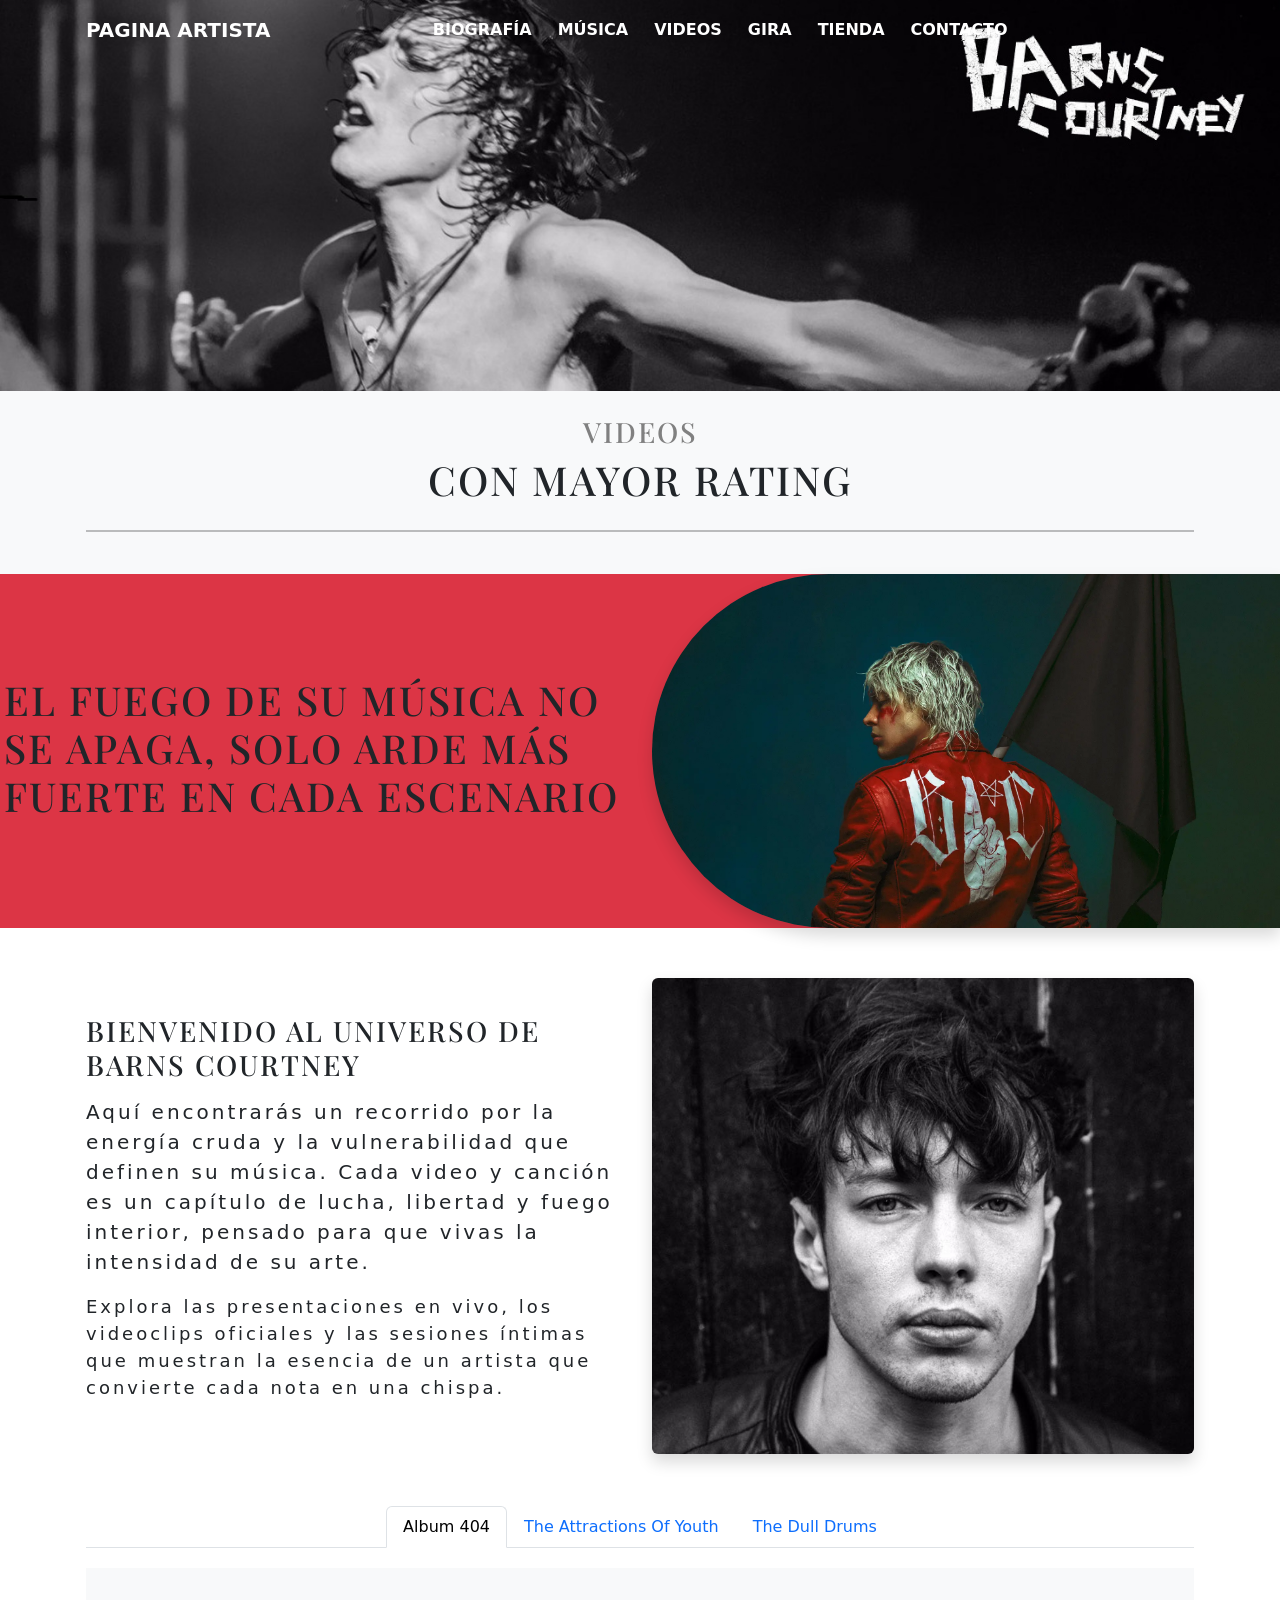
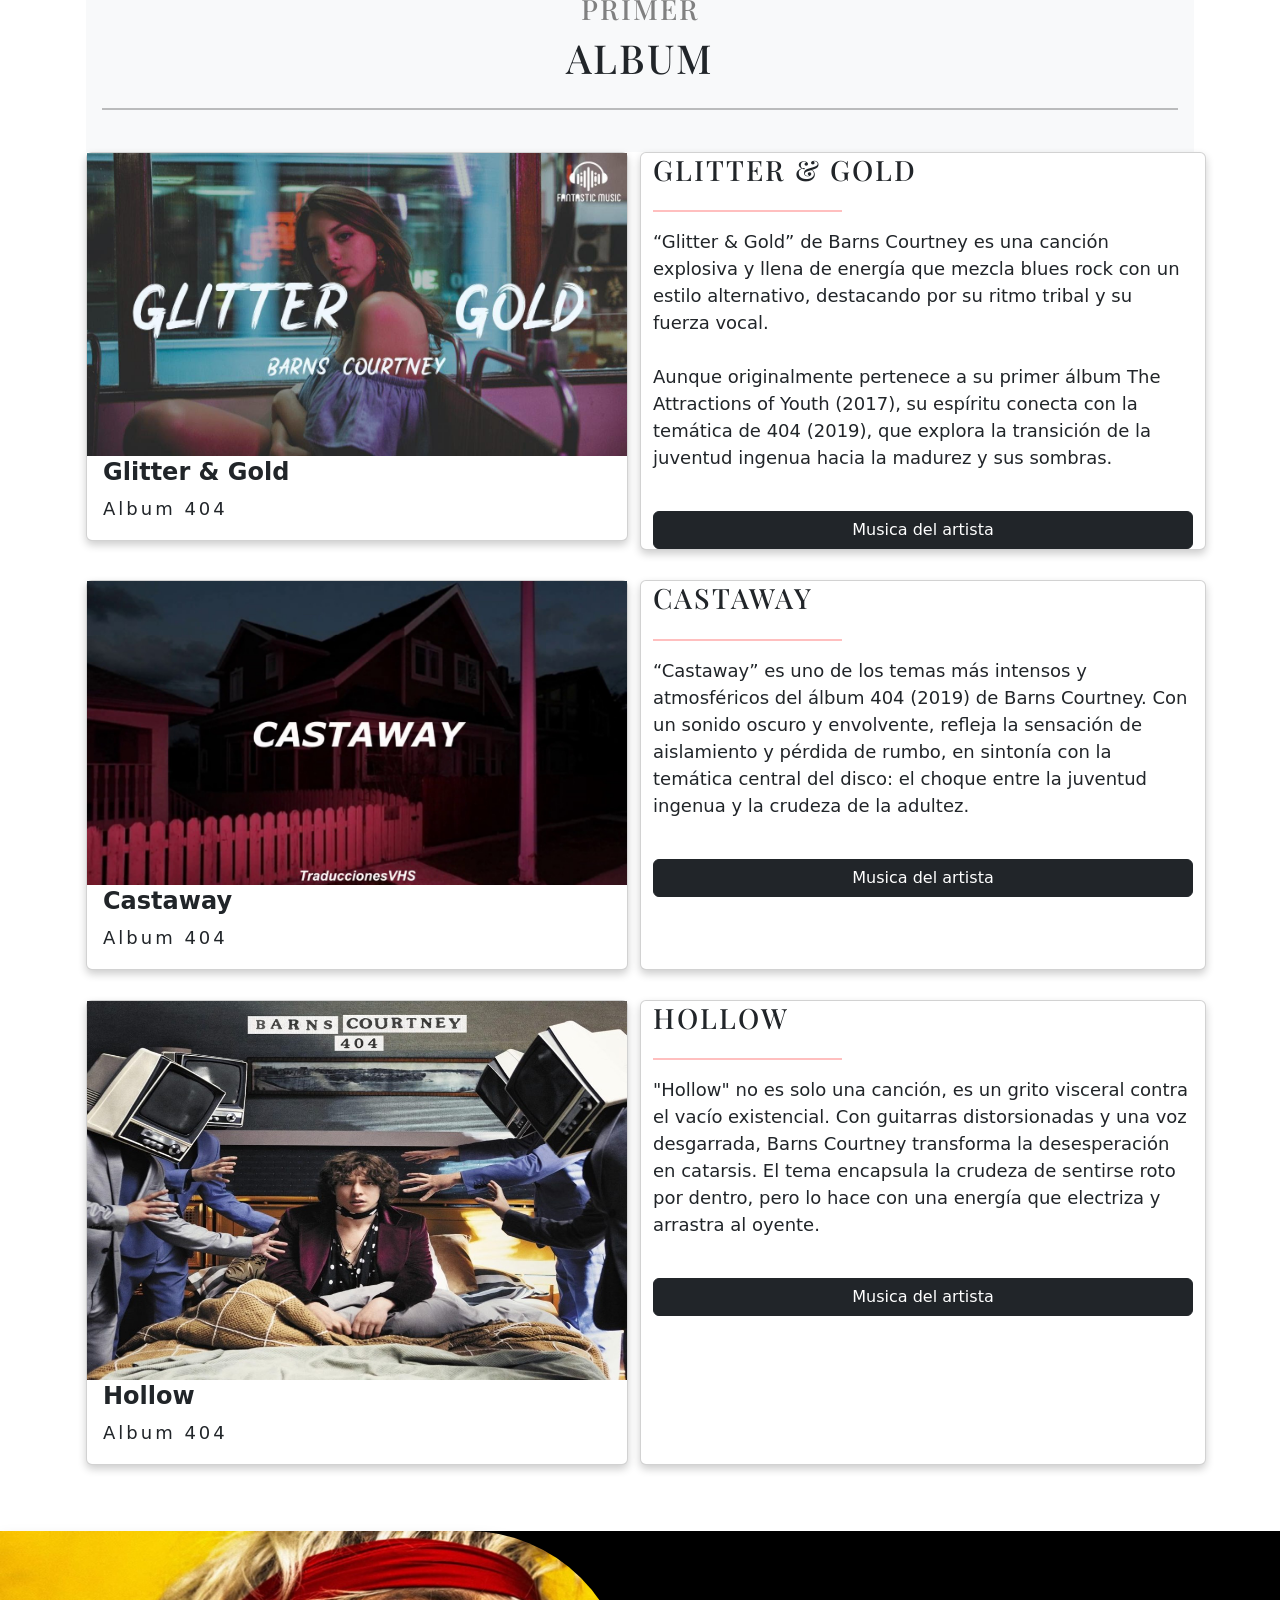
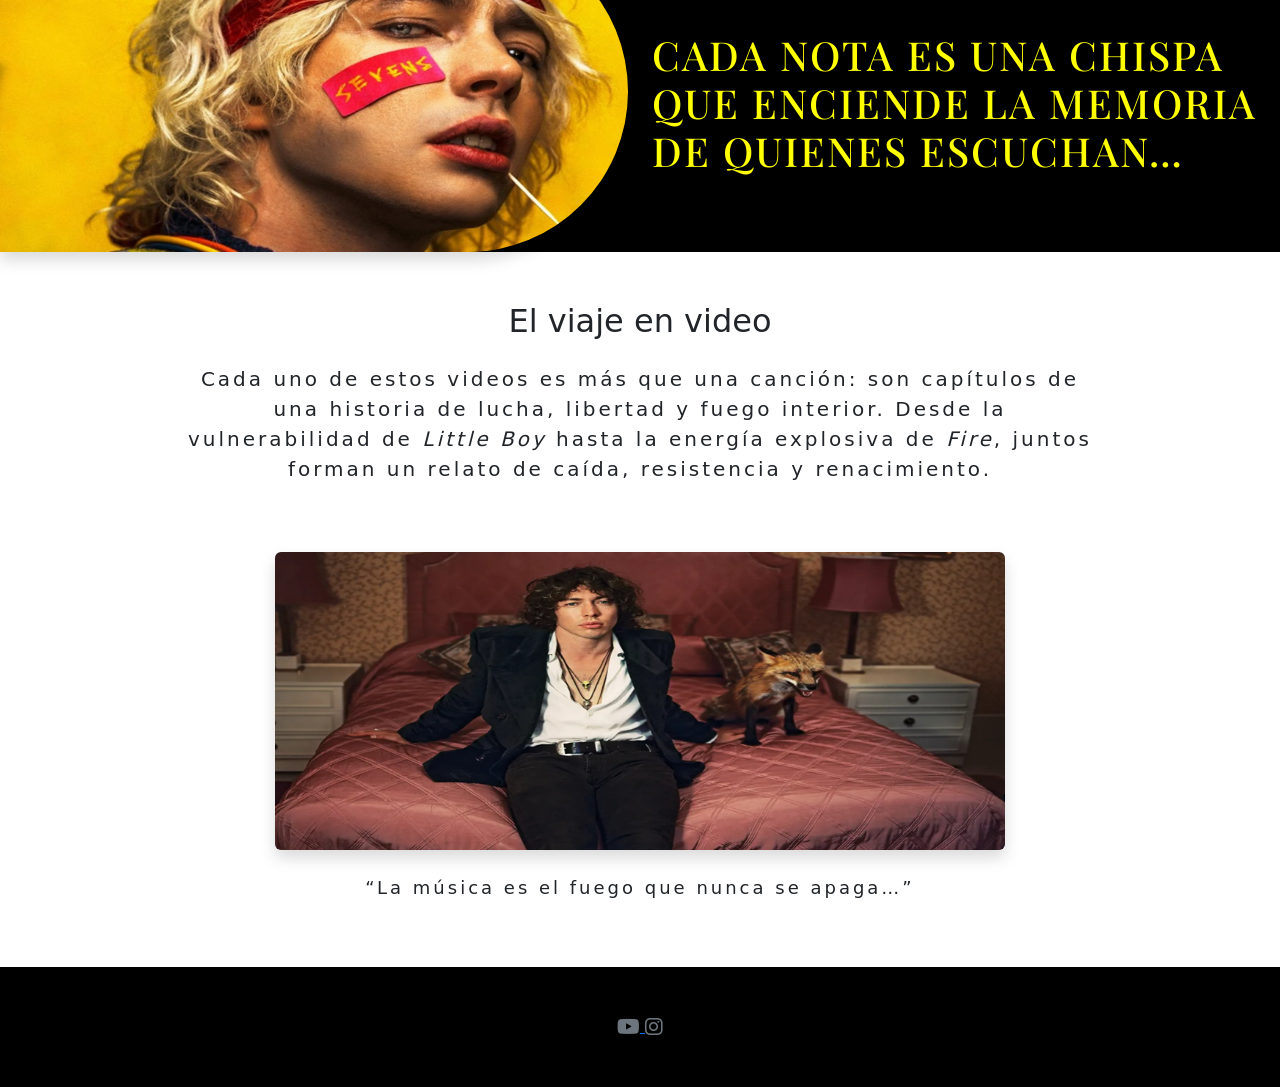
<file: videos.html>
<!DOCTYPE html>
<html lang="en">
<head>
    <meta charset="UTF-8">
    <meta name="viewport" content="width=device-width, initial-scale=1.0">
    <link href="https://cdn.jsdelivr.net/npm/bootstrap@5.3.8/dist/css/bootstrap.min.css" rel="stylesheet" integrity="sha384-sRIl4kxILFvY47J16cr9ZwB07vP4J8+LH7qKQnuqkuIAvNWLzeN8tE5YBujZqJLB" crossorigin="anonymous">
    <link rel="stylesheet" href="https://cdnjs.cloudflare.com/ajax/libs/font-awesome/6.4.0/css/all.min.css">
    <link rel="stylesheet" href="https://cdnjs.cloudflare.com/ajax/libs/animate.css/4.1.1/animate.min.css">
    <link href="https://fonts.googleapis.com/css2?family=Playfair+Display:wght@600;700&display=swap" rel="stylesheet">
    <link rel="stylesheet" href="css copy/style.css">
    <link rel="icon" href="img/logo.ico">
    <title>Videos</title>
    <header>
        <nav class="navbar navbar-expand-sm navbar-dark fixed-top navbar-transparent">

    <div class="container">
        <!-- Marca -->
        <a class="navbar-brand" href="#top"><strong>Pagina Artista</strong></a>

        <!-- Botón hamburguesa -->
        <button class="navbar-toggler" type="button" 
        data-bs-toggle="collapse" data-bs-target="#navbarSupportedContent"
        aria-controls="navbarSupportedContent" aria-expanded="false" 
        aria-label="Toggle navigation">
        <span class="navbar-toggler-icon"></span>
        </button>

        <!-- Menú colapsable -->
        <div class="collapse navbar-collapse" id="navbarSupportedContent">
        <ul class="navbar-nav mx-auto">
            <li class="nav-item active">
            <a class="nav-link" href="index.html">Biografía</a>
            </li>
            <li class="nav-item"><a class="nav-link" href="musica.html">Música</a></li>
            <li class="nav-item"><a class="nav-link" href="videos.html">Videos</a></li>
            <li class="nav-item"><a class="nav-link" href="gira.html">Gira</a></li>
            <li class="nav-item"><a class="nav-link" href="tienda.html">Tienda</a></li>
            <li class="nav-item"><a class="nav-link" href="contacto.html">Contacto</a></li>
        </ul>

        <!-- Redes sociales al estilo Benda -->
        <div class="d-flex">
            <a class="nav-link" href="https://facebook.com" target="_blank">
            <i class="bi bi-facebook"></i>
            </a>
            <a class="nav-link" href="https://instagram.com" target="_blank">
            <i class="bi bi-instagram"></i>
            </a>
            <a class="nav-link" href="https://tiktok.com" target="_blank">
            <i class="bi bi-tiktok"></i>
            </a>
        </div>
        </div>
    </div>
    </nav>
    </header>
    <body>


    <img src="img/videos-barns-banner.jpg" class="img-fluid" alt="">
    <div style="background-color: #f8f9fa;">
        <br>
        <h3 class="text-center" style="color: gray;">VIDEOS</h3>
        <h1 class="text-center">CON MAYOR RATING</h1>
        <div class="container">
            <hr style="border: 1px solid; color: black;">
            <br>
        </div>
    </div>
    <div class="row">
            <div class=" container col-md-6 bg-danger">
                <h1 class="wow animate__animated animate__fadeInRight" style="padding-top: 100px;">El fuego de su música no se apaga, solo arde más fuerte en cada escenario</h1>
            </div>
            <div class="col-md-6 bg-danger" >
                <img src="img/logo.png" alt="Barns" class="img-fluid rounded-start-pill shadow wow animate__animated animate__backInUp" >
            </div>
    </div>
    <!-- Introductorio con columnas -->
        <div class="container my-5">
        <div class="row align-items-center">
            <!-- Columna de texto -->
            <div class="col-sm-6">
            <h3 class="mb-3">Bienvenido al universo de Barns Courtney</h3>
            <p class="lead">
                Aquí encontrarás un recorrido por la energía cruda y la vulnerabilidad que definen su música.
                Cada video y canción es un capítulo de lucha, libertad y fuego interior, pensado para que
                vivas la intensidad de su arte.
            </p>
            <p>
                Explora las presentaciones en vivo, los videoclips oficiales y las sesiones íntimas que
                muestran la esencia de un artista que convierte cada nota en una chispa.
            </p>
            </div>

            <!-- Columna de imagen -->
            <div class="col-sm-6 text-center">
            <img src="img/perfil.png" class="img-fluid rounded shadow" alt="Barns Courtney en concierto">
            </div>
        </div>
        </div>


    <div class="container ">
        <ul class="nav nav-tabs justify-content-center" id="amTabs" role="tablist">
        <li class="nav-item">
            <button class="nav-link active wow animate__animated animate__tada" id="bio-tab" data-bs-toggle="tab" data-bs-target="#bio" type="button" role="tab">Album 404</button>
        </li>
        <li class="nav-item">
            <button class="nav-link wow animate__animated animate__tada" id="disc-tab" data-bs-toggle="tab" data-bs-target="#disc" type="button" role="tab">The Attractions Of Youth</button>
        </li>
        <li class="nav-item">
            <button class="nav-link wow animate__animated animate__tada" id="vid-tab" data-bs-toggle="tab" data-bs-target="#vid" type="button" role="tab">The Dull Drums</button>
        </li>
        </ul>
    </div>
    <div class="tab-content" id="amTabsContent">
    <div class="tab-pane fade show active m-3" id="bio" role="tabpanel">
        <div class="container">
            <div style="background-color: #f8f9fa;">
            <br>
            <h3 class="text-center" style="color: gray;">PRIMER</h3>
            <h1 class="text-center">ALBUM</h1>
            <div class="container">
                <hr style="border: 1px solid; color: black;">
                <br>
            </div>
        </div>
        <div class="row">
                <div class="col-sm-6">
                    <div class="card">
                        <img src="img/video-1.jpg" alt="Avatar" style="width:100%" class="img-fluid">
                        <div class="container">
                        <h4><b>Glitter & Gold</b></h4>
                        <p>Album 404</p>
                        </div>
                    </div>    
                </div>
                <div class="col-sm-6 card ">
                    <h3>Glitter & Gold</h3>
                    <hr style="border: 1px solid; color: red; width: 35%;">
                    <p style="letter-spacing:0px;" class="justify-text ">“Glitter & Gold” de Barns Courtney es una
                        canción explosiva y llena de energía que mezcla blues rock con un estilo alternativo, destacando
                        por su ritmo tribal y su fuerza vocal.
                        <br><br>
                        Aunque originalmente pertenece a su primer álbum The Attractions of Youth (2017), su espíritu conecta
                        con la temática de 404 (2019), que explora la transición de la juventud ingenua hacia la madurez y sus sombras. 
                    </p>
                    <button onclick="location.href='https://www.youtube.com/watch?v=IrV90gXmOpA'" class="btn btn-dark mt-4 text-center wow animate__animated animate__pulse">Musica del artista
                    </button>  
                </div>
            </div>

            <div class="row" style="padding-top: 30px;">
                <div class="col-sm-6">
                    <div class="card">
                        <img src="img/video-2.jpg" alt="Avatar" style="width:100%" class="img-fluid">
                        <div class="container">
                        <h4><b>Castaway</b></h4>
                        <p>Album 404</p>
                        </div>
                    </div>   
                </div>
                <div class="col-sm-6 card">
                    <h3>Castaway</h3>
                    <hr style="border: 1px solid; color: red; width: 35%;">
                    <p style="letter-spacing:0px;" class="justify-text ">“Castaway” es uno de los temas más intensos
                        y atmosféricos del álbum 404 (2019) de Barns Courtney. Con un sonido oscuro y envolvente,
                        refleja la sensación de aislamiento y pérdida de rumbo, en sintonía con la temática central
                        del disco: el choque entre la juventud ingenua y la crudeza de la adultez.
                    </p>
                    <button onclick="location.href='https://www.youtube.com/watch?v=Cpy-FJRplvg&list=RDEMkR_bpcDkMrk6s3I8XhPIsQ&index=4'" class="btn btn-dark mt-4 text-center wow animate__animated animate__pulse">Musica del artista
                    </button>  
                </div>

            </div>

            <div class="row" style="padding-top: 30px;">
                <div class="col-sm-6">
                    <div class="card">
                        <img src="img/video-3 i.jpg" alt="Avatar" style=" width: 100%;" class="img-fluid">
                        <div class="container">
                        <h4><b>Hollow</b></h4>
                        <p>Album 404</p>
                        </div>
                    </div>   
                </div>
                <div class="col-sm-6 card">
                    <h3>Hollow</h3>
                    <hr style="border: 1px solid; color: red; width: 35%;">
                    <p style="letter-spacing:0px;" class="justify-text ">"Hollow" no es solo una canción, es un grito visceral contra el
                        vacío existencial.  Con guitarras distorsionadas y una voz desgarrada, Barns Courtney transforma la desesperación
                        en catarsis. El tema encapsula la crudeza de sentirse roto por dentro, pero lo hace con una energía que electriza
                        y arrastra al oyente.
                    </p>
                    <button onclick="location.href='https://www.youtube.com/watch?v=Cpy-FJRplvg&list=RDEMkR_bpcDkMrk6s3I8XhPIsQ&index=4'" class="btn btn-dark mt-4 text-center wow animate__animated animate__pulse">Musica del artista
                    </button>  
                </div>

            </div>
        </div>
    </div>
    <div class="tab-pane fade" id="disc" role="tabpanel">
        <div class="container">
            <div class="container">
            <div style="background-color: #f8f9fa;">
            <br>
            <h3 class="text-center" style="color: gray;">SEGUNDO</h3>
            <h1 class="text-center">ALBUM</h1>
            <div class="container">
                <hr style="border: 1px solid; color: black;">
                <br>
            </div>
        </div>
            <div class="row" style="padding-top: 30px;">
                <div class="col-sm-6">
                    <div class="card">
                        <img src="img/videos-5.jpg" alt="Avatar" style="width:100%" class="img-fluid">
                        <div class="container">
                        <h4><b>Golden Dandelions</b></h4>
                        <p>The Attractions Of Youth</p>
                        </div>
                    </div>   
                </div>
                <div class="col-sm-6 card">
                    <h3>Golden Dandelions</h3>
                    <hr style="border: 1px solid; color: red; width: 35%;">
                    <p style="letter-spacing:0px;" class="justify-text ">“Golden Dandelions” de Barns Courtney es un tema
                        hipnótico y atmosférico que mezcla rock alternativo con tintes psicodélicos, evocando imágenes de
                        libertad, naturaleza y un viaje emocional intenso.
                        <br><br>
                        Es una canción que atrapa por su ritmo envolvente y su voz rasgada, perfecta para quienes buscan
                        música con un aire místico y rebelde
                    </p>
                    <button onclick="location.href='https://www.youtube.com/watch?v=u8ymzuwrS6M'" class="btn btn-dark mt-4 text-center wow animate__animated animate__pulse">Musica del artista
                    </button>  
                </div>

            </div>

            <div class="row" style="padding-top: 30px;">
                <div class="col-sm-6">
                    <div class="card">
                        <img src="img/video-6.jpeg" alt="Avatar" style="width:100%">
                        <div class="container">
                        <h4><b>Champion</b></h4>
                        <p>The Attractions Of Youth</p>
                        </div>
                    </div>   
                </div>
                <div class="col-sm-6 card">
                    <h3>Champion</h3>
                    <hr style="border: 1px solid; color: red; width: 35%;">
                    <p style="letter-spacing:0px;" class="justify-text ">“Champion” de Barns Courtney es un himno de victoria
                        y resiliencia, cargado de energía rockera y espíritu desafiante.
                        <br><br>
                        Es una canción que celebra la fuerza interior y la capacidad de levantarse frente a la adversidad,
                        perfecta para momentos de motivación y empoderamiento.
                    </p>
                    <button onclick="location.href='https://www.youtube.com/watch?v=HLEn5MyXUfE'" class="btn btn-dark mt-4 text-center wow animate__animated animate__pulse">Musica del artista
                    </button>  
                </div>

            </div>
            <div class="row" style="padding-top: 30px;">
                <div class="col-sm-6">
                    <div class="card">
                        <img src="img/videos-4.jpg" alt="Avatar" style="width:100%" class="img-fluid">
                        <div class="container">
                        <h4><b>Castaway</b></h4>
                        <p>The Attractions Of Youth</p>
                        </div>
                    </div>   
                </div>
                <div class="col-sm-6 card">
                    <h3>kicks</h3>
                    <hr style="border: 1px solid; color: red; width: 35%;">
                    <p style="letter-spacing:0px;" class="justify-text ">“Kicks” de Barns Courtney es un estallido
                        de energía cruda y rebelde: un himno de rock alternativo que mezcla guitarras abrasivas con
                        una voz desgarrada, transmitiendo la urgencia de vivir rápido y sin miedo.
                        <br><br>
                        Es un tema que captura la esencia juvenil de la búsqueda de adrenalina y libertad, ideal para
                        enganchar a quienes buscan música con actitud y potencia.
                    </p>
                    <button onclick="location.href='https://www.youtube.com/watch?v=9r4WD60uM18'" class="btn btn-dark mt-4 text-center wow animate__animated animate__pulse">Musica del artista
                    </button>  
                </div>
            </div>
        </div>
    </div>
    </div>
            <div class="tab-pane fade" id="vid" role="tabpanel">
        <div class="container">
            <div class="container">
            <div style="background-color: #f8f9fa;">
            <br>
            <h3 class="text-center" style="color: gray;">TERCER</h3>
            <h1 class="text-center">ALBUM</h1>
            <div class="container">
                <hr style="border: 1px solid; color: black;">
                <br>
            </div>
        </div>
            <div class="row" style="padding-top: 30px;">
                <div class="col-sm-6">
                    <div class="card">
                        <img src="img/video-7.jpg" alt="Avatar" style="width:100%" class="img-fluid">
                        <div class="container">
                        <h4><b>Little Boy</b></h4>
                        <p>The Dull Dreams</p>
                        </div>
                    </div>   
                </div>
                <div class="col-sm-6 card">
                    <h3>Little Boy</h3>
                    <hr style="border: 1px solid; color: red; width: 35%;">
                    <p style="letter-spacing:0px;" class="justify-text ">“Little Boy” de Barns Courtney es un tema crudo
                        y visceral que mezcla energía rock con vulnerabilidad, mostrando la lucha interna entre la inocencia
                        perdida y la rabia contenida.
                        <br><br>
                        Es un himno de juventud rota, con un sonido explosivo que atrapa desde el primer acorde. 
                    </p>
                    <button onclick="location.href='https://www.youtube.com/watch?v=goHc2mnwA40'" class="btn btn-dark mt-4 text-center wow animate__animated animate__pulse">Musica del artista
                    </button>  
                </div>

            </div>

            <div class="row" style="padding-top: 30px;">
                <div class="col-sm-6">
                    <div class="card">
                        <img src="img/video-8.jpg" alt="Avatar" style="width:100%">
                        <div class="container">
                        <h4><b>Hands</b></h4>
                        <p>The Dull Dreams</p>
                        </div>
                    </div>   
                </div>
                <div class="col-sm-6 card">
                    <h3>Hands</h3>
                    <hr style="border: 1px solid; color: red; width: 35%;">
                    <p style="letter-spacing:0px;" class="justify-text ">Hands” de Barns Courtney es un tema explosivo y
                        visceral que combina guitarras abrasivas con una voz desgarrada, transmitiendo la lucha entre vulnerabilidad y poder. 
                        <br><br>
                        Se ha convertido en uno de sus himnos más intensos.
                    </p>
                    <button onclick="location.href='https://www.youtube.com/watch?v=OTqHhrhSFhg'" class="btn btn-dark mt-4 text-center wow animate__animated animate__pulse" >Musica del artista
                    </button>  
                </div>

            </div>
            <div class="row" style="padding-top: 30px;">
                <div class="col-sm-6">
                    <div class="card">
                        <img src="img/video-9.jpg" alt="Avatar" style="width:100%" class="img-fluid">
                        <div class="container">
                        <h4><b>Fire - EP</b></h4>
                        <p>The Dull Dreams</p>
                        </div>
                    </div>   
                </div>
                <div class="col-sm-6 card">
                    <h3>Fire - EP</h3>
                    <hr style="border: 1px solid; color: red; width: 35%;">
                    <p style="letter-spacing:0px;" class="justify-text ">"Fire" es un himno de renacimiento: un estallido de
                        rock alternativo que convierte la derrota en fuerza. Con percusión tribal, coros incendiarios y una
                        voz desgarrada
                        <br><br>
                        Barns Courtney prende la chispa de la resistencia y la transforma en pura energía.
                    </p>
                    <button onclick="location.href='https://www.youtube.com/watch?v=r7ECTqXQ-fI'" class="btn btn-dark mt-4 text-center wow animate__animated animate__pulse">Musica del artista
                    </button>  
                </div>
            </div>
        </div>
    </div>
    </div>
    </div>
    <br><br>
    <div class="row">
            <div class="col-md-6 bg-black">
                <img src="img/img-redonda2.jpg" alt="Barns" class="img-fluid rounded-end-pill shadow animate__animated animate__backInRight" >
            </div>
            <div class="col-md-6 bg-black" >
                <h1 style="padding-top: 100px; color: yellow;">Cada nota es una chispa que enciende la memoria de quienes escuchan…</h1>
                </div>
        </div>
    <!-- Bloque narrativo final -->
<div class="container my-5">
  <div class="row justify-content-center">
    <div class="col-md-10 text-center">
      <h2 class="mb-4">El viaje en video</h2>
      <p class="lead">
        Cada uno de estos videos es más que una canción: son capítulos de una historia de lucha,
        libertad y fuego interior. Desde la vulnerabilidad de <em>Little Boy</em> hasta la energía
        explosiva de <em>Fire</em>, juntos forman un relato de caída, resistencia y renacimiento.
      </p>
    </div>
  </div>
</div>

<!-- Imagen final con frase -->
<div class="container my-5">
  <div class="row justify-content-center">
    <div class="col-md-8 text-center">
      <img src="img/slider-1.png" class="img-fluid rounded shadow" alt="Imagen final del artista">
      <blockquote class="blockquote mt-4">
        <p class="mb-0">“La música es el fuego que nunca se apaga…”</p>
      </blockquote>
    </div>
  </div>
</div>

    <script>
    window.addEventListener("scroll", function () {
        const nav = document.querySelector(".navbar");
        nav.classList.toggle("navbar-scrolled", window.scrollY > 100);
    });
    </script>
    </script>
    <script src="https://cdnjs.cloudflare.com/ajax/libs/wow/1.1.2/wow.min.js"></script>
    <script>
    new WOW().init();
    </script>
        <script src="https://cdn.jsdelivr.net/npm/bootstrap@5.3.8/dist/js/bootstrap.bundle.min.js" integrity="sha384-FKyoEForCGlyvwx9Hj09JcYn3nv7wiPVlz7YYwJrWVcXK/BmnVDxM+D2scQbITxI" crossorigin="anonymous"></script>
</body>

<footer class="bg-black text-white text-center">
                <div>
                    <div class="col-md-12 py-5">
                        <div class="margin-5 flex-center">
                            <a href="https://www.youtube.com/@rels9" class="fb-ic">
                                <i  class="fa-brands fa-youtube fa-lg text-secondary"></i>
                            </a>
                            <a href="https://www.instagram.com/p/DCzlUdRNr-U/" class="li-ic">
                                <i class="fa-brands fa-instagram fa-lg  text-secondary"></i>
                            </a>
                        </div>
                    </div>
                </div>
</footer>

    </html>
</file>
<file: css copy/style.css>
.navbar {
  font-weight: bold;
  text-transform: uppercase;
}


.navbar .nav-link {
  color: #fff !important;
  margin-right: 10px;
}

.navbar .nav-link:hover {
  color: #f0ad4e !important; /* color dorado al pasar el mouse */
}

.dropdown-menu {
  background-color: #222;
}

.dropdown-menu .dropdown-item {
  color: #fff;
}

.dropdown-menu .dropdown-item:hover {
  background-color: #444;
}

.navbar-transparent {
  background: transparent;
  transition: background-color 0.4s ease;
}

.navbar-scrolled {
  background-color: #000;
}
h1, h3 {
  font-family: 'Playfair Display', serif;
  letter-spacing: 2px;
  text-transform: uppercase;
}

p {
    letter-spacing: 3px;
    font-size: 18px;
}

/* linea del tiempo */
.timeline-with-icons {
  border-left: 1px solid hsl(0, 0%, 90%);
  position: relative;
  list-style: none;
}

.timeline-with-icons .timeline-item {
  position: relative;
}

.timeline-with-icons .timeline-item:after {
  position: absolute;
  display: block;
  top: 0;
}

.timeline-with-icons .timeline-icon {
  position: absolute;
  left: -48px;
  background-color: hsl(217, 88.2%, 90%);
  color: hsl(217, 88.8%, 35.1%);
  border-radius: 50%;
  height: 31px;
  width: 31px;
  display: flex;
  align-items: center;
  justify-content: center;
}

@keyframes spin {
   0% { transform: rotate(0deg); } 
   100% { transform: rotate(360deg);}
   } 
.spin-infinite 
{ animation: spin 2s linear infinite; }


/* cards */

.card {
  /* Add shadows to create the "card" effect */
  box-shadow: 0 4px 8px 0 rgba(0,0,0,0.2);
  transition: 0.3s;
}

/* On mouse-over, add a deeper shadow */
.card:hover {
  box-shadow: 0 8px 16px 0 rgba(0,0,0,0.2);
}

/* Add some padding inside the card container */
.container {
  padding: 2px 16px;
}

.date-box {
  width: 60px;
  background-color: #ffffff; /* fondo blanco */
  border: 2px solid #800020; /* borde rojo vino opcional */
  border-radius: 8px;
  padding: 8px 0;
  font-family: 'Arial Black', sans-serif;
}

.date-box .month {
  display: block;
  font-size: 12px;
  letter-spacing: 2px;
  color: #800020; /* rojo vino para el mes */
}

.date-box .day {
  display: block;
  font-size: 20px;
  font-weight: bold;
  color: #000000; /* negro para el número */
}
</file>
